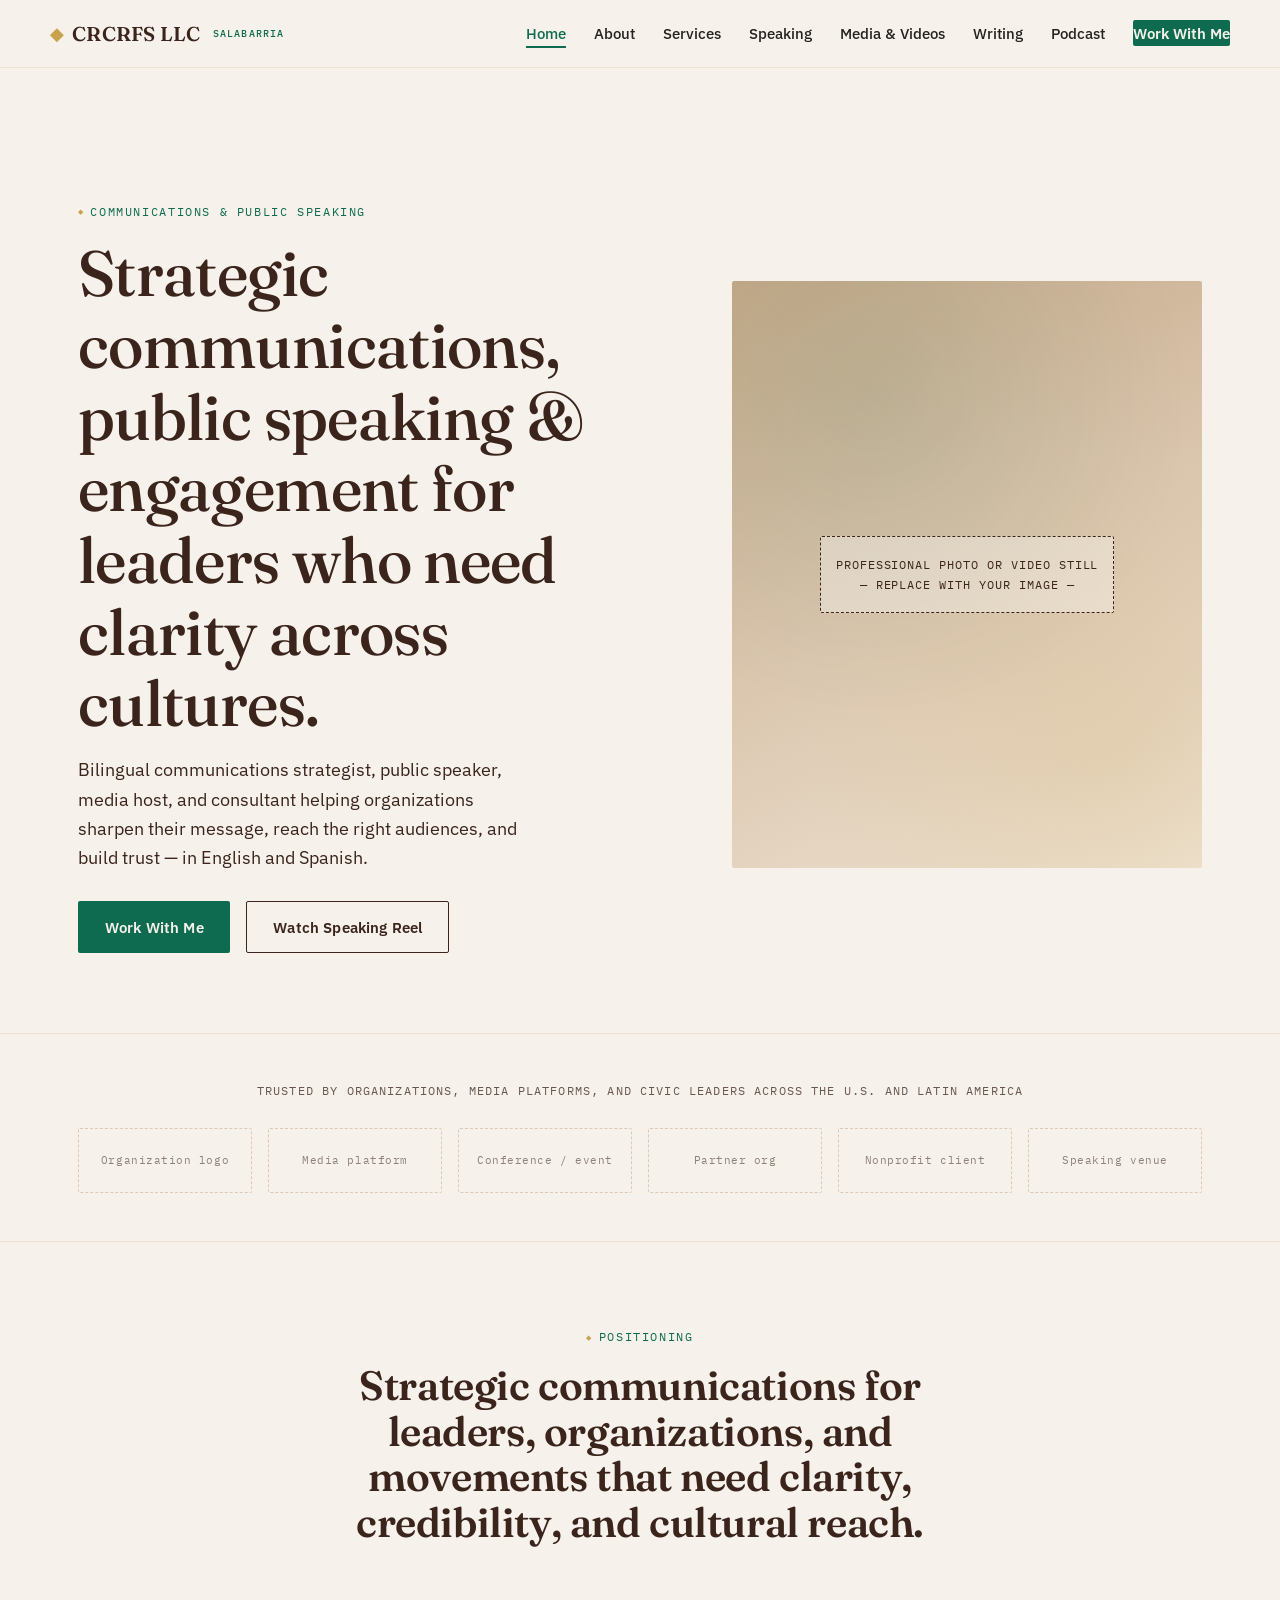
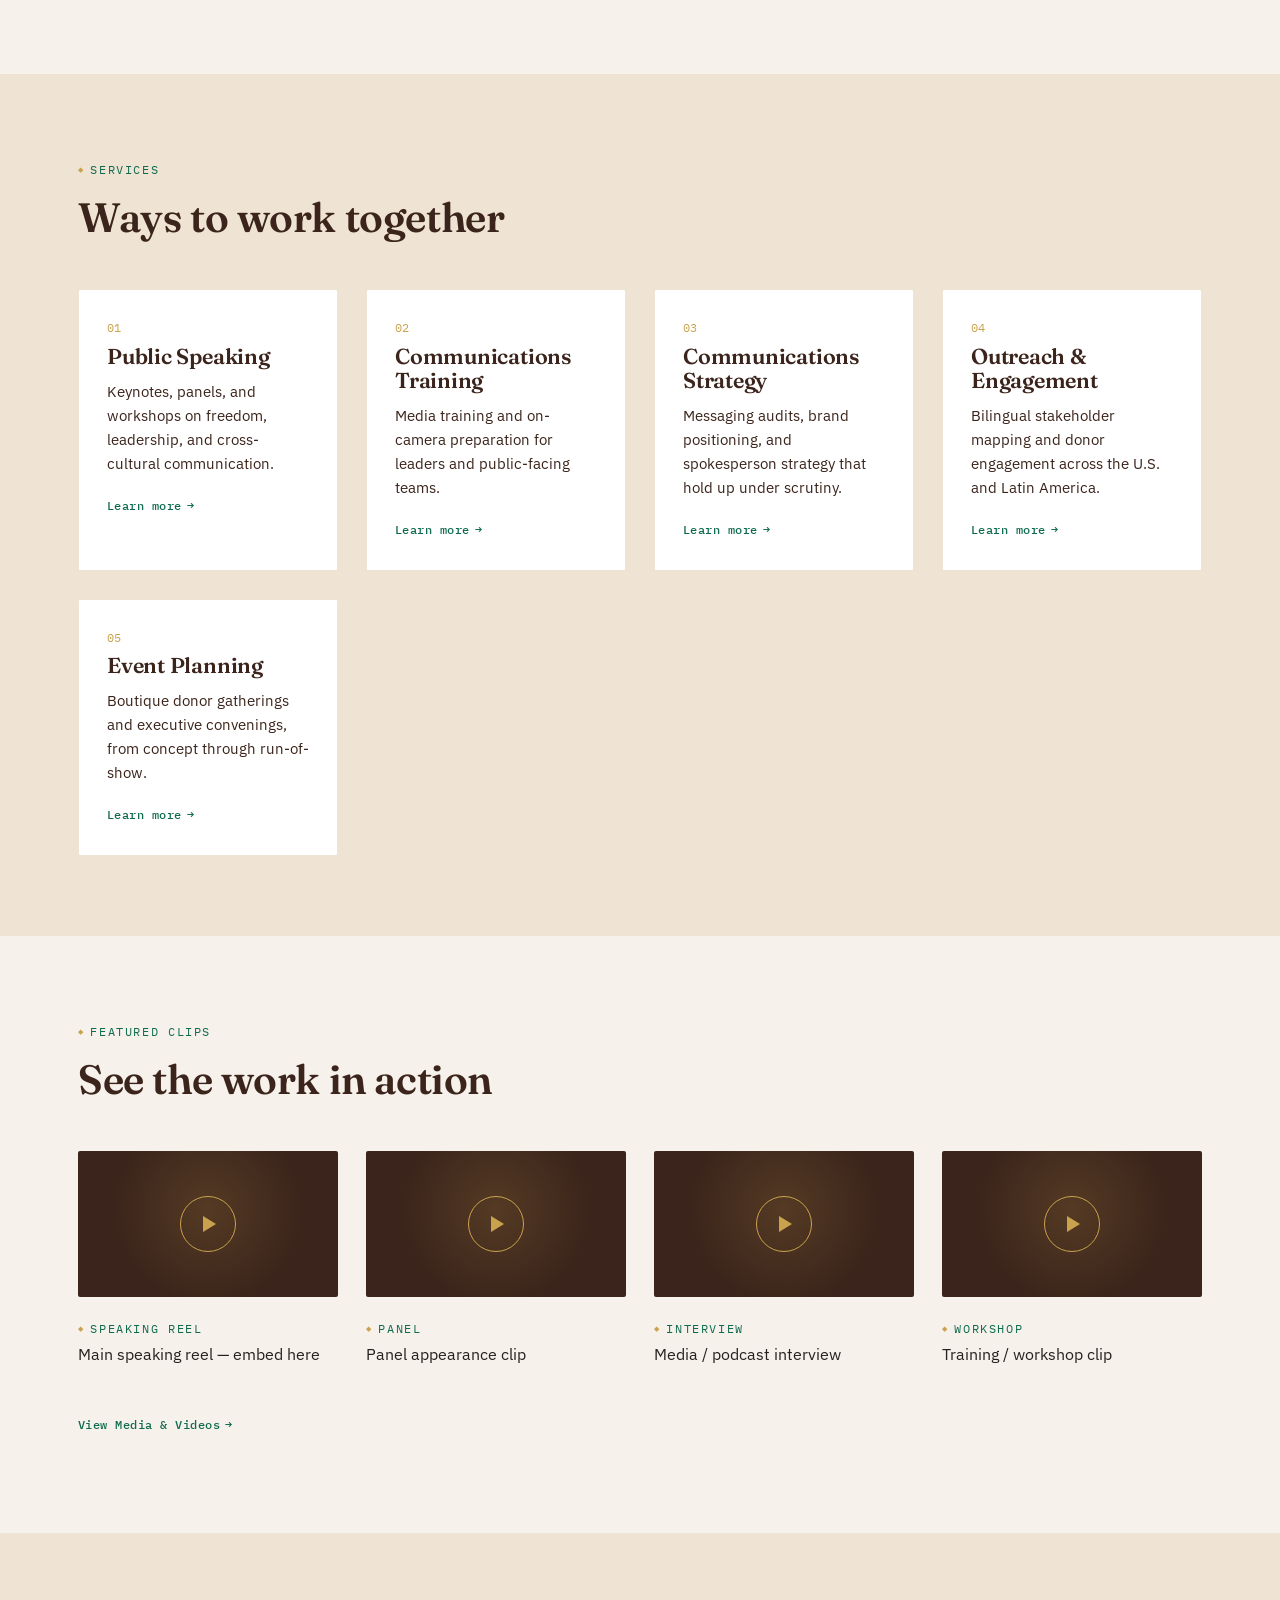
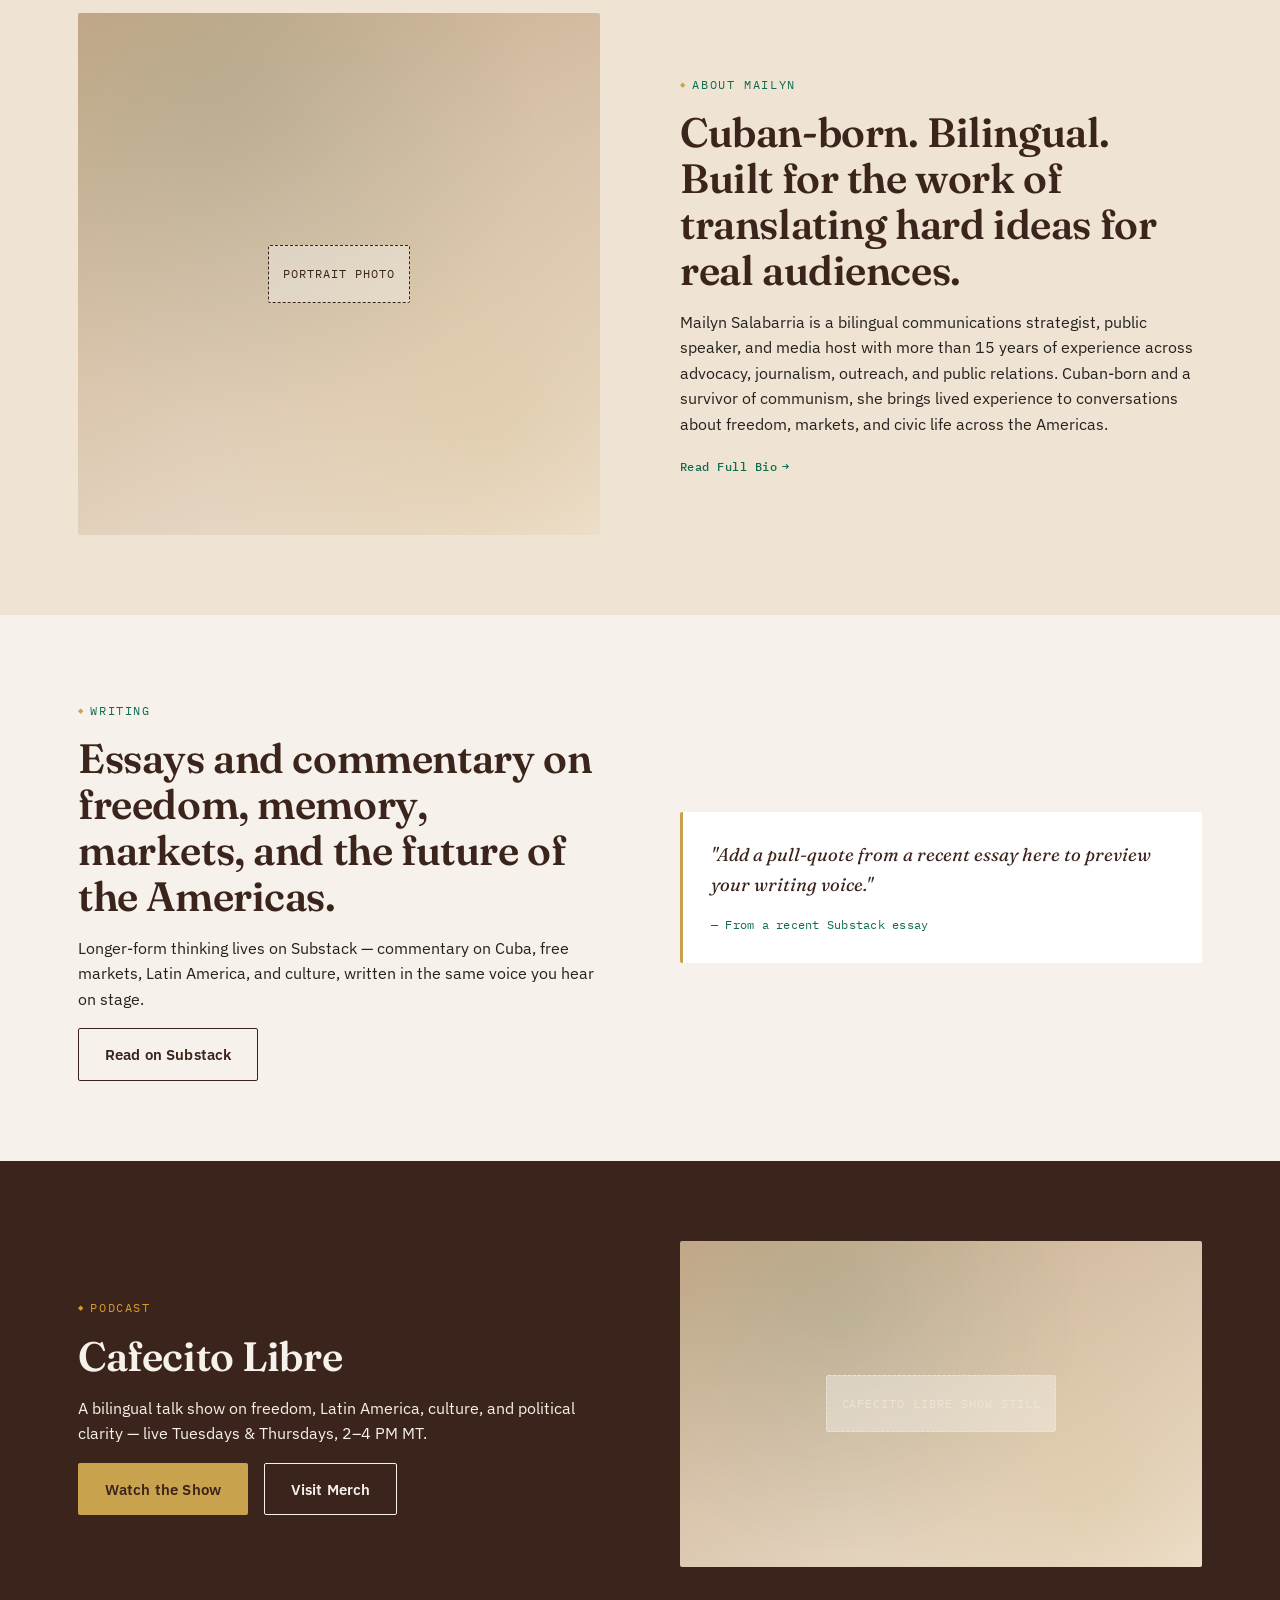
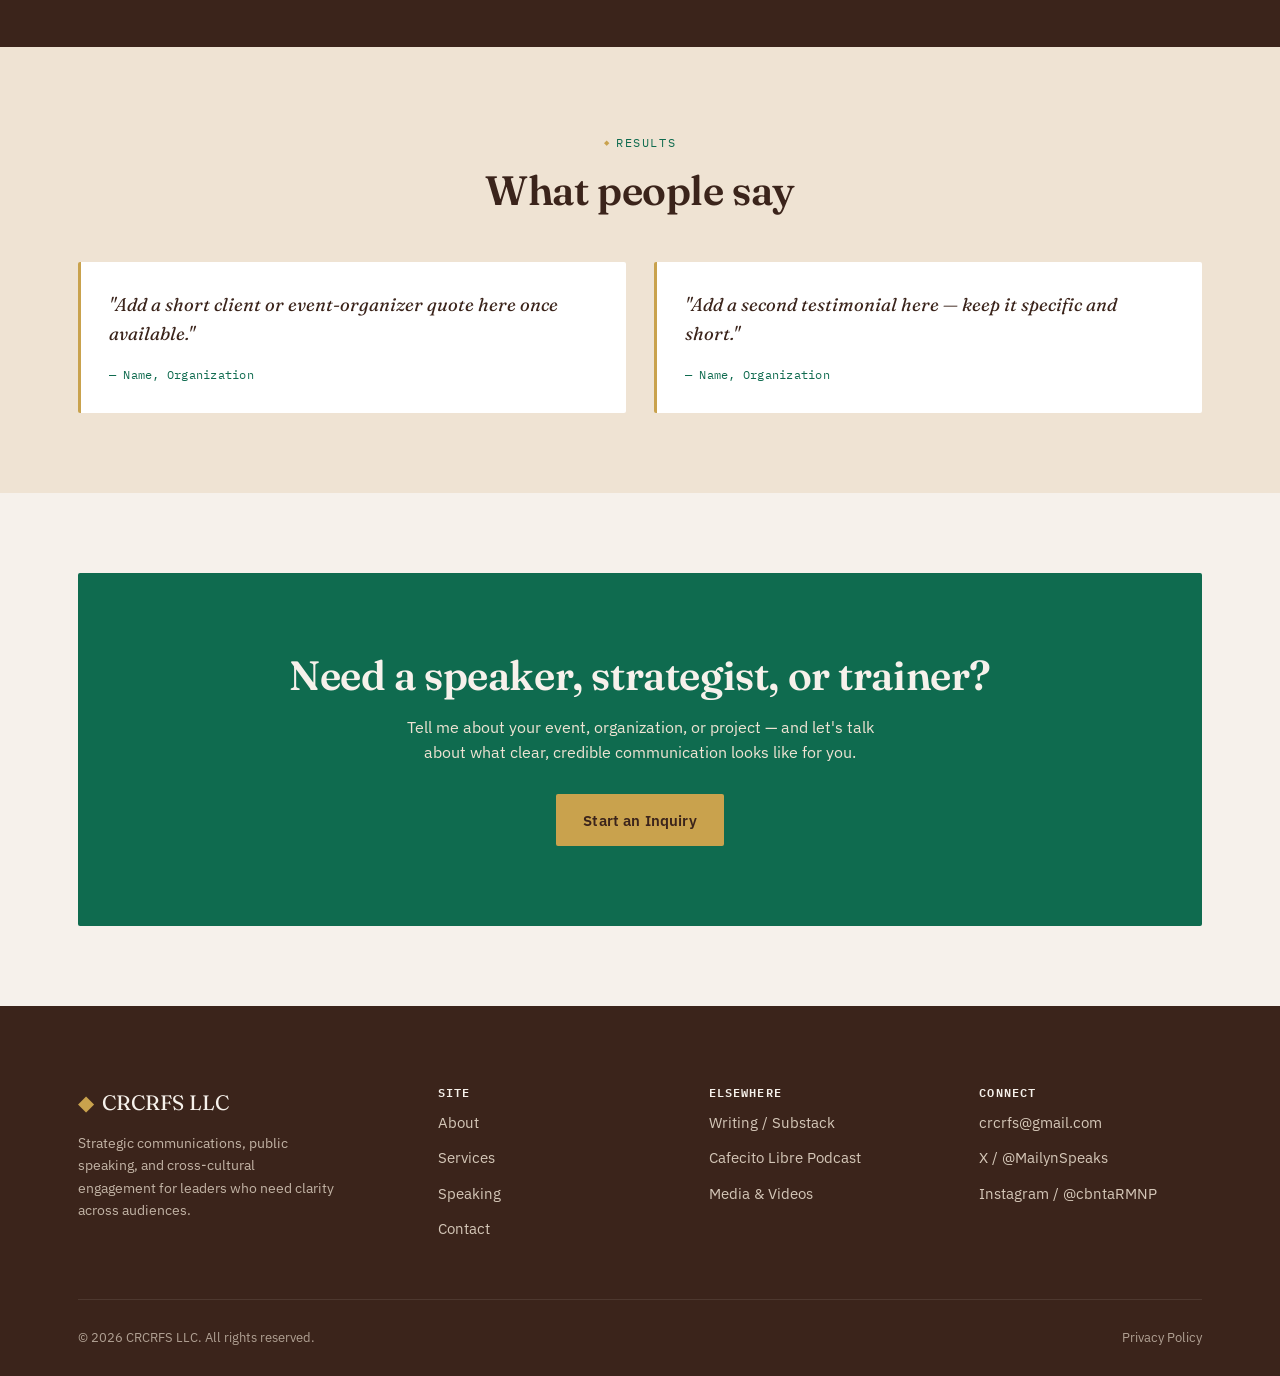
<file: index.html>
<!DOCTYPE html>
<html lang="en">
<head>
<meta charset="UTF-8">
<meta name="viewport" content="width=device-width, initial-scale=1.0">
<title>CRCRFS LLC | Strategic Communications, Public Speaking & Engagement — Mailyn Salabarria</title>
<meta name="description" content="Bilingual communications strategist, public speaker, and consultant Mailyn Salabarria helps leaders and organizations build clarity, credibility, and cultural reach across the U.S. and Latin America.">
<link rel="stylesheet" href="css/style.css">
</head>
<body>
  <header class="site-header">
    <div class="container nav">
      <a href="index.html" class="logo">
        <span class="mark">◆</span> CRCRFS LLC <span class="sub">Salabarria</span>
      </a>
      <button class="nav-toggle" aria-label="Toggle menu" aria-expanded="false">
        <span></span><span></span><span></span>
      </button>
      <ul class="nav-links">
        <li><a href="index.html">Home</a></li>
        <li><a href="about.html">About</a></li>
        <li><a href="services.html">Services</a></li>
        <li><a href="speaking.html">Speaking</a></li>
        <li><a href="media.html">Media &amp; Videos</a></li>
        <li><a href="writing.html">Writing</a></li>
        <li><a href="podcast.html">Podcast</a></li>
        <li><a href="contact.html" class="nav-cta">Work With Me</a></li>
      </ul>
    </div>
  </header>

  <main>
  <section class="hero">
    <div class="container hero-grid">
      <div>
        <span class="eyebrow">Communications &amp; Public Speaking</span>
        <h1>Strategic communications, public speaking &amp; engagement for leaders who need clarity across cultures.</h1>
        <p class="lede">Bilingual communications strategist, public speaker, media host, and consultant helping organizations sharpen their message, reach the right audiences, and build trust — in English and Spanish.</p>
        <div class="hero-actions">
          <a href="contact.html" class="btn btn-primary">Work With Me</a>
          <a href="speaking.html" class="btn btn-outline">Watch Speaking Reel</a>
        </div>
      </div>
      <div class="hero-visual">
        <div class="placeholder-note">Professional photo or video still<br>— replace with your image —</div>
      </div>
    </div>
  </section>

  <section class="logo-strip">
    <div class="container">
      <p class="label">Trusted by organizations, media platforms, and civic leaders across the U.S. and Latin America</p>
      <div class="logo-grid">
        <div class="logo-slot">Organization logo</div>
        <div class="logo-slot">Media platform</div>
        <div class="logo-slot">Conference / event</div>
        <div class="logo-slot">Partner org</div>
        <div class="logo-slot">Nonprofit client</div>
        <div class="logo-slot">Speaking venue</div>
      </div>
    </div>
  </section>

  <section>
    <div class="container">
      <div class="section-head center">
        <span class="eyebrow">Positioning</span>
        <h2>Strategic communications for leaders, organizations, and movements that need clarity, credibility, and cultural reach.</h2>
      </div>
    </div>
  </section>

  <section class="section-alt">
    <div class="container">
      <div class="section-head">
        <span class="eyebrow">Services</span>
        <h2>Ways to work together</h2>
      </div>
      <div class="card-grid">
        <div class="card">
          <span class="num">01</span>
          <h3>Public Speaking</h3>
          <p>Keynotes, panels, and workshops on freedom, leadership, and cross-cultural communication.</p>
          <a href="services.html#speaking" class="card-link">Learn more</a>
        </div>
        <div class="card">
          <span class="num">02</span>
          <h3>Communications Training</h3>
          <p>Media training and on-camera preparation for leaders and public-facing teams.</p>
          <a href="services.html#training" class="card-link">Learn more</a>
        </div>
        <div class="card">
          <span class="num">03</span>
          <h3>Communications Strategy</h3>
          <p>Messaging audits, brand positioning, and spokesperson strategy that hold up under scrutiny.</p>
          <a href="services.html#strategy" class="card-link">Learn more</a>
        </div>
        <div class="card">
          <span class="num">04</span>
          <h3>Outreach &amp; Engagement</h3>
          <p>Bilingual stakeholder mapping and donor engagement across the U.S. and Latin America.</p>
          <a href="services.html#outreach" class="card-link">Learn more</a>
        </div>
        <div class="card">
          <span class="num">05</span>
          <h3>Event Planning</h3>
          <p>Boutique donor gatherings and executive convenings, from concept through run-of-show.</p>
          <a href="services.html#events" class="card-link">Learn more</a>
        </div>
      </div>
    </div>
  </section>

  <section>
    <div class="container">
      <div class="section-head">
        <span class="eyebrow">Featured Clips</span>
        <h2>See the work in action</h2>
      </div>
      <div class="media-grid">
        <div>
          <div class="video-slot"><div class="play-icon"></div></div>
          <div class="video-caption"><span class="eyebrow">Speaking Reel</span><p>Main speaking reel — embed here</p></div>
        </div>
        <div>
          <div class="video-slot"><div class="play-icon"></div></div>
          <div class="video-caption"><span class="eyebrow">Panel</span><p>Panel appearance clip</p></div>
        </div>
        <div>
          <div class="video-slot"><div class="play-icon"></div></div>
          <div class="video-caption"><span class="eyebrow">Interview</span><p>Media / podcast interview</p></div>
        </div>
        <div>
          <div class="video-slot"><div class="play-icon"></div></div>
          <div class="video-caption"><span class="eyebrow">Workshop</span><p>Training / workshop clip</p></div>
        </div>
      </div>
      <p style="margin-top: var(--space-md);"><a href="media.html" class="card-link">View Media &amp; Videos</a></p>
    </div>
  </section>

  <section class="section-alt">
    <div class="container split">
      <div class="hero-visual" style="aspect-ratio:1/1;">
        <div class="placeholder-note">Portrait photo</div>
      </div>
      <div>
        <span class="eyebrow">About Mailyn</span>
        <h2>Cuban-born. Bilingual. Built for the work of translating hard ideas for real audiences.</h2>
        <p>Mailyn Salabarria is a bilingual communications strategist, public speaker, and media host with more than 15 years of experience across advocacy, journalism, outreach, and public relations. Cuban-born and a survivor of communism, she brings lived experience to conversations about freedom, markets, and civic life across the Americas.</p>
        <a href="about.html" class="card-link">Read Full Bio</a>
      </div>
    </div>
  </section>

  <section>
    <div class="container split">
      <div>
        <span class="eyebrow">Writing</span>
        <h2>Essays and commentary on freedom, memory, markets, and the future of the Americas.</h2>
        <p>Longer-form thinking lives on Substack — commentary on Cuba, free markets, Latin America, and culture, written in the same voice you hear on stage.</p>
        <div class="hero-actions">
          <a href="writing.html" class="btn btn-outline">Read on Substack</a>
        </div>
      </div>
      <div class="testimonial">
        <p>"Add a pull-quote from a recent essay here to preview your writing voice."</p>
        <div class="attribution">— From a recent Substack essay</div>
      </div>
    </div>
  </section>

  <section class="section-dark">
    <div class="container split">
      <div>
        <span class="eyebrow">Podcast</span>
        <h2>Cafecito Libre</h2>
        <p>A bilingual talk show on freedom, Latin America, culture, and political clarity — live Tuesdays &amp; Thursdays, 2–4 PM MT.</p>
        <div class="hero-actions">
          <a href="podcast.html" class="btn btn-gold">Watch the Show</a>
          <a href="podcast.html#merch" class="btn btn-outline-light">Visit Merch</a>
        </div>
      </div>
      <div class="hero-visual" style="aspect-ratio:16/10;">
        <div class="placeholder-note" style="border-color:var(--champagne); color:var(--champagne);">Cafecito Libre show still</div>
      </div>
    </div>
  </section>

  <section class="section-alt">
    <div class="container">
      <div class="section-head center">
        <span class="eyebrow">Results</span>
        <h2>What people say</h2>
      </div>
      <div class="card-grid">
        <div class="testimonial">
          <p>"Add a short client or event-organizer quote here once available."</p>
          <div class="attribution">— Name, Organization</div>
        </div>
        <div class="testimonial">
          <p>"Add a second testimonial here — keep it specific and short."</p>
          <div class="attribution">— Name, Organization</div>
        </div>
      </div>
    </div>
  </section>

  <section>
    <div class="container">
      <div class="cta-banner">
        <h2>Need a speaker, strategist, or trainer?</h2>
        <p>Tell me about your event, organization, or project — and let's talk about what clear, credible communication looks like for you.</p>
        <div class="hero-actions">
          <a href="contact.html" class="btn btn-gold">Start an Inquiry</a>
        </div>
      </div>
    </div>
  </section>

  </main>
  <footer class="site-footer">
    <div class="container">
      <div class="footer-grid">
        <div>
          <div class="footer-logo"><span class="mark">◆</span> CRCRFS LLC</div>
          <p class="footer-tagline">Strategic communications, public speaking, and cross-cultural engagement for leaders who need clarity across audiences.</p>
        </div>
        <div>
          <h4>Site</h4>
          <ul>
            <li><a href="about.html">About</a></li>
            <li><a href="services.html">Services</a></li>
            <li><a href="speaking.html">Speaking</a></li>
            <li><a href="contact.html">Contact</a></li>
          </ul>
        </div>
        <div>
          <h4>Elsewhere</h4>
          <ul>
            <li><a href="writing.html">Writing / Substack</a></li>
            <li><a href="podcast.html">Cafecito Libre Podcast</a></li>
            <li><a href="media.html">Media &amp; Videos</a></li>
          </ul>
        </div>
        <div>
          <h4>Connect</h4>
          <ul>
            <li><a href="mailto:crcrfs@gmail.com">crcrfs@gmail.com</a></li>
            <li><a href="https://x.com/MailynSpeaks" target="_blank" rel="noopener">X / @MailynSpeaks</a></li>
            <li><a href="https://instagram.com/cbntaRMNP" target="_blank" rel="noopener">Instagram / @cbntaRMNP</a></li>
          </ul>
        </div>
      </div>
      <div class="footer-bottom">
        <span>&copy; <span id="year"></span> CRCRFS LLC. All rights reserved.</span>
        <span><a href="#">Privacy Policy</a></span>
      </div>
    </div>
  </footer>
  <script>document.getElementById('year').textContent = new Date().getFullYear();</script>
  <script src="js/main.js"></script>
</body>
</html>
</file>
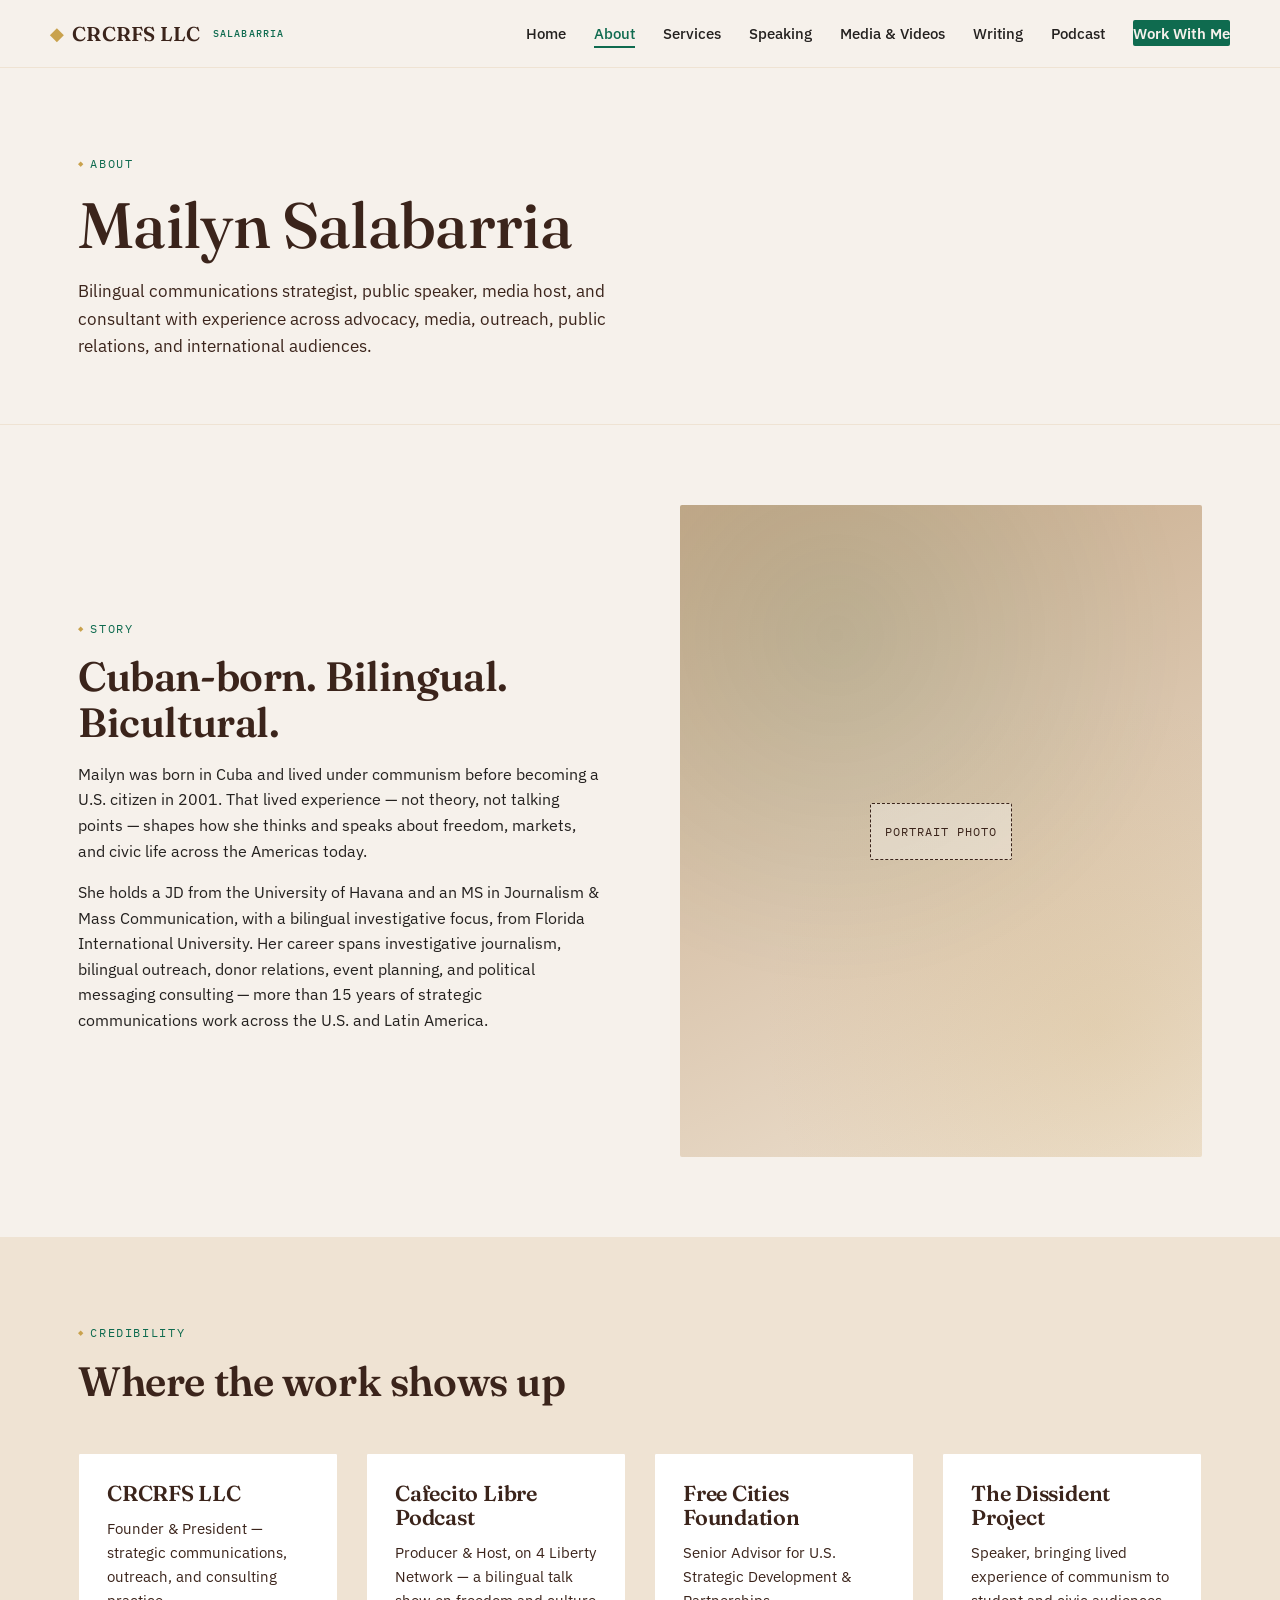
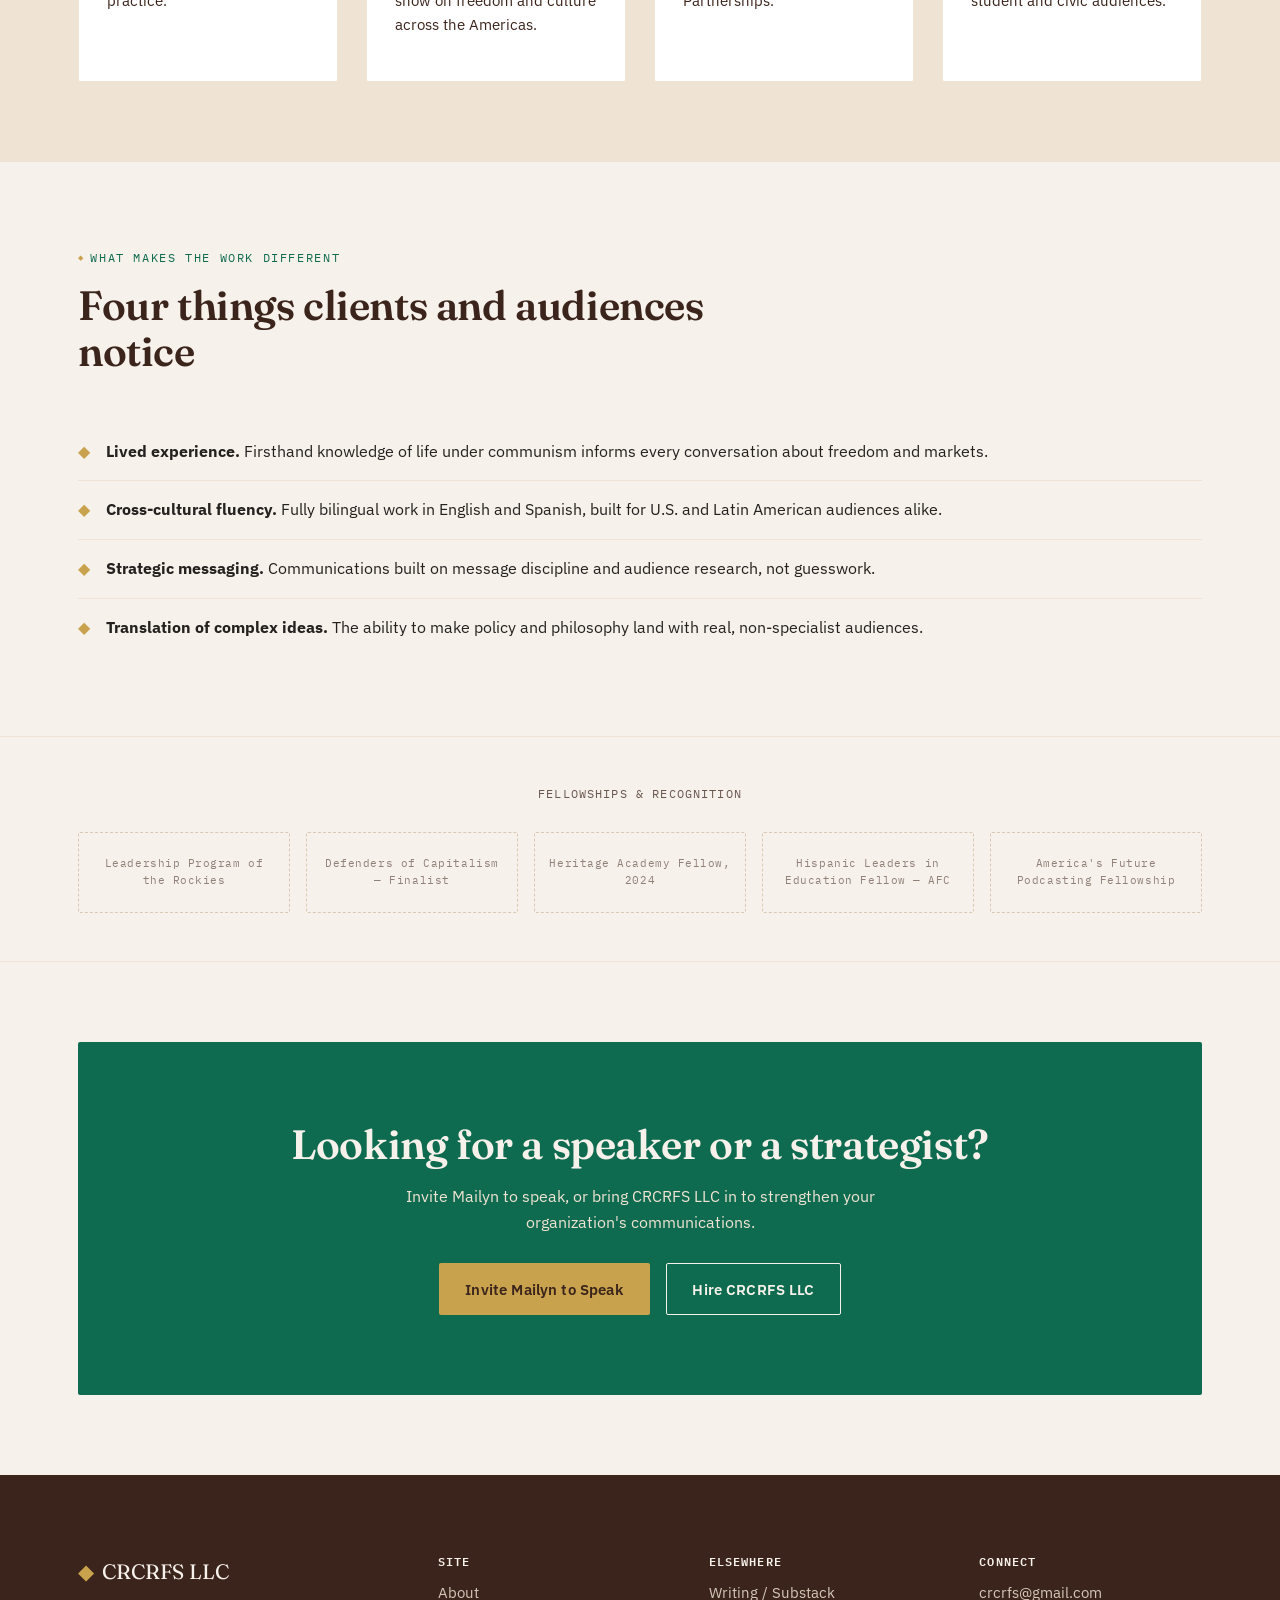
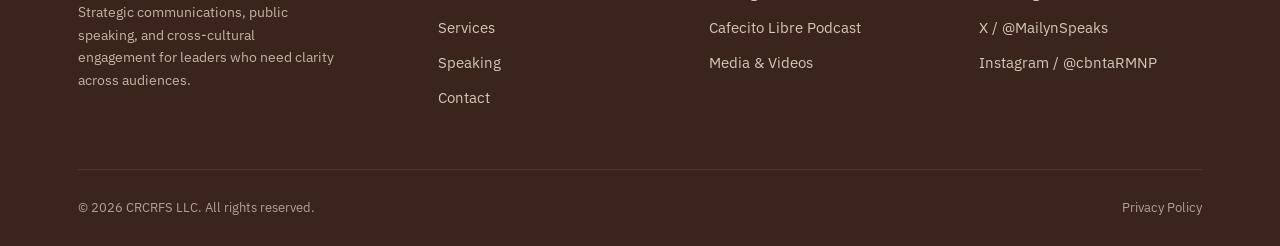
<file: about.html>
<!DOCTYPE html>
<html lang="en">
<head>
<meta charset="UTF-8">
<meta name="viewport" content="width=device-width, initial-scale=1.0">
<title>About Mailyn Salabarria | CRCRFS LLC</title>
<meta name="description" content="Cuban-born, bilingual communications strategist and public speaker with 15+ years of experience in advocacy, media, and cross-cultural engagement.">
<link rel="stylesheet" href="css/style.css">
</head>
<body>
  <header class="site-header">
    <div class="container nav">
      <a href="index.html" class="logo">
        <span class="mark">◆</span> CRCRFS LLC <span class="sub">Salabarria</span>
      </a>
      <button class="nav-toggle" aria-label="Toggle menu" aria-expanded="false">
        <span></span><span></span><span></span>
      </button>
      <ul class="nav-links">
        <li><a href="index.html">Home</a></li>
        <li><a href="about.html">About</a></li>
        <li><a href="services.html">Services</a></li>
        <li><a href="speaking.html">Speaking</a></li>
        <li><a href="media.html">Media &amp; Videos</a></li>
        <li><a href="writing.html">Writing</a></li>
        <li><a href="podcast.html">Podcast</a></li>
        <li><a href="contact.html" class="nav-cta">Work With Me</a></li>
      </ul>
    </div>
  </header>

  <main>
  <section class="page-header">
    <div class="container">
      <span class="eyebrow">About</span>
      <h1>Mailyn Salabarria</h1>
      <p class="lede">Bilingual communications strategist, public speaker, media host, and consultant with experience across advocacy, media, outreach, public relations, and international audiences.</p>
    </div>
  </section>

  <section>
    <div class="container split">
      <div>
        <span class="eyebrow">Story</span>
        <h2>Cuban-born. Bilingual. Bicultural.</h2>
        <p>Mailyn was born in Cuba and lived under communism before becoming a U.S. citizen in 2001. That lived experience — not theory, not talking points — shapes how she thinks and speaks about freedom, markets, and civic life across the Americas today.</p>
        <p>She holds a JD from the University of Havana and an MS in Journalism &amp; Mass Communication, with a bilingual investigative focus, from Florida International University. Her career spans investigative journalism, bilingual outreach, donor relations, event planning, and political messaging consulting — more than 15 years of strategic communications work across the U.S. and Latin America.</p>
      </div>
      <div class="hero-visual" style="aspect-ratio:4/5;">
        <div class="placeholder-note">Portrait photo</div>
      </div>
    </div>
  </section>

  <section class="section-alt">
    <div class="container">
      <div class="section-head">
        <span class="eyebrow">Credibility</span>
        <h2>Where the work shows up</h2>
      </div>
      <div class="card-grid">
        <div class="card">
          <h3>CRCRFS LLC</h3>
          <p>Founder &amp; President — strategic communications, outreach, and consulting practice.</p>
        </div>
        <div class="card">
          <h3>Cafecito Libre Podcast</h3>
          <p>Producer &amp; Host, on 4 Liberty Network — a bilingual talk show on freedom and culture across the Americas.</p>
        </div>
        <div class="card">
          <h3>Free Cities Foundation</h3>
          <p>Senior Advisor for U.S. Strategic Development &amp; Partnerships.</p>
        </div>
        <div class="card">
          <h3>The Dissident Project</h3>
          <p>Speaker, bringing lived experience of communism to student and civic audiences.</p>
        </div>
      </div>
    </div>
  </section>

  <section>
    <div class="container">
      <div class="section-head">
        <span class="eyebrow">What Makes the Work Different</span>
        <h2>Four things clients and audiences notice</h2>
      </div>
      <ul class="pillar-list">
        <li><span class="mark">◆</span><div><strong>Lived experience.</strong> Firsthand knowledge of life under communism informs every conversation about freedom and markets.</div></li>
        <li><span class="mark">◆</span><div><strong>Cross-cultural fluency.</strong> Fully bilingual work in English and Spanish, built for U.S. and Latin American audiences alike.</div></li>
        <li><span class="mark">◆</span><div><strong>Strategic messaging.</strong> Communications built on message discipline and audience research, not guesswork.</div></li>
        <li><span class="mark">◆</span><div><strong>Translation of complex ideas.</strong> The ability to make policy and philosophy land with real, non-specialist audiences.</div></li>
      </ul>
    </div>
  </section>

  <section class="logo-strip">
    <div class="container">
      <p class="label">Fellowships &amp; Recognition</p>
      <div class="logo-grid">
        <div class="logo-slot">Leadership Program of the Rockies</div>
        <div class="logo-slot">Defenders of Capitalism — Finalist</div>
        <div class="logo-slot">Heritage Academy Fellow, 2024</div>
        <div class="logo-slot">Hispanic Leaders in Education Fellow — AFC</div>
        <div class="logo-slot">America's Future Podcasting Fellowship</div>
      </div>
    </div>
  </section>

  <section>
    <div class="container">
      <div class="cta-banner">
        <h2>Looking for a speaker or a strategist?</h2>
        <p>Invite Mailyn to speak, or bring CRCRFS LLC in to strengthen your organization's communications.</p>
        <div class="hero-actions">
          <a href="speaking.html" class="btn btn-gold">Invite Mailyn to Speak</a>
          <a href="contact.html" class="btn btn-outline-light">Hire CRCRFS LLC</a>
        </div>
      </div>
    </div>
  </section>

  </main>
  <footer class="site-footer">
    <div class="container">
      <div class="footer-grid">
        <div>
          <div class="footer-logo"><span class="mark">◆</span> CRCRFS LLC</div>
          <p class="footer-tagline">Strategic communications, public speaking, and cross-cultural engagement for leaders who need clarity across audiences.</p>
        </div>
        <div>
          <h4>Site</h4>
          <ul>
            <li><a href="about.html">About</a></li>
            <li><a href="services.html">Services</a></li>
            <li><a href="speaking.html">Speaking</a></li>
            <li><a href="contact.html">Contact</a></li>
          </ul>
        </div>
        <div>
          <h4>Elsewhere</h4>
          <ul>
            <li><a href="writing.html">Writing / Substack</a></li>
            <li><a href="podcast.html">Cafecito Libre Podcast</a></li>
            <li><a href="media.html">Media &amp; Videos</a></li>
          </ul>
        </div>
        <div>
          <h4>Connect</h4>
          <ul>
            <li><a href="mailto:crcrfs@gmail.com">crcrfs@gmail.com</a></li>
            <li><a href="https://x.com/MailynSpeaks" target="_blank" rel="noopener">X / @MailynSpeaks</a></li>
            <li><a href="https://instagram.com/cbntaRMNP" target="_blank" rel="noopener">Instagram / @cbntaRMNP</a></li>
          </ul>
        </div>
      </div>
      <div class="footer-bottom">
        <span>&copy; <span id="year"></span> CRCRFS LLC. All rights reserved.</span>
        <span><a href="#">Privacy Policy</a></span>
      </div>
    </div>
  </footer>
  <script>document.getElementById('year').textContent = new Date().getFullYear();</script>
  <script src="js/main.js"></script>
</body>
</html>
</file>
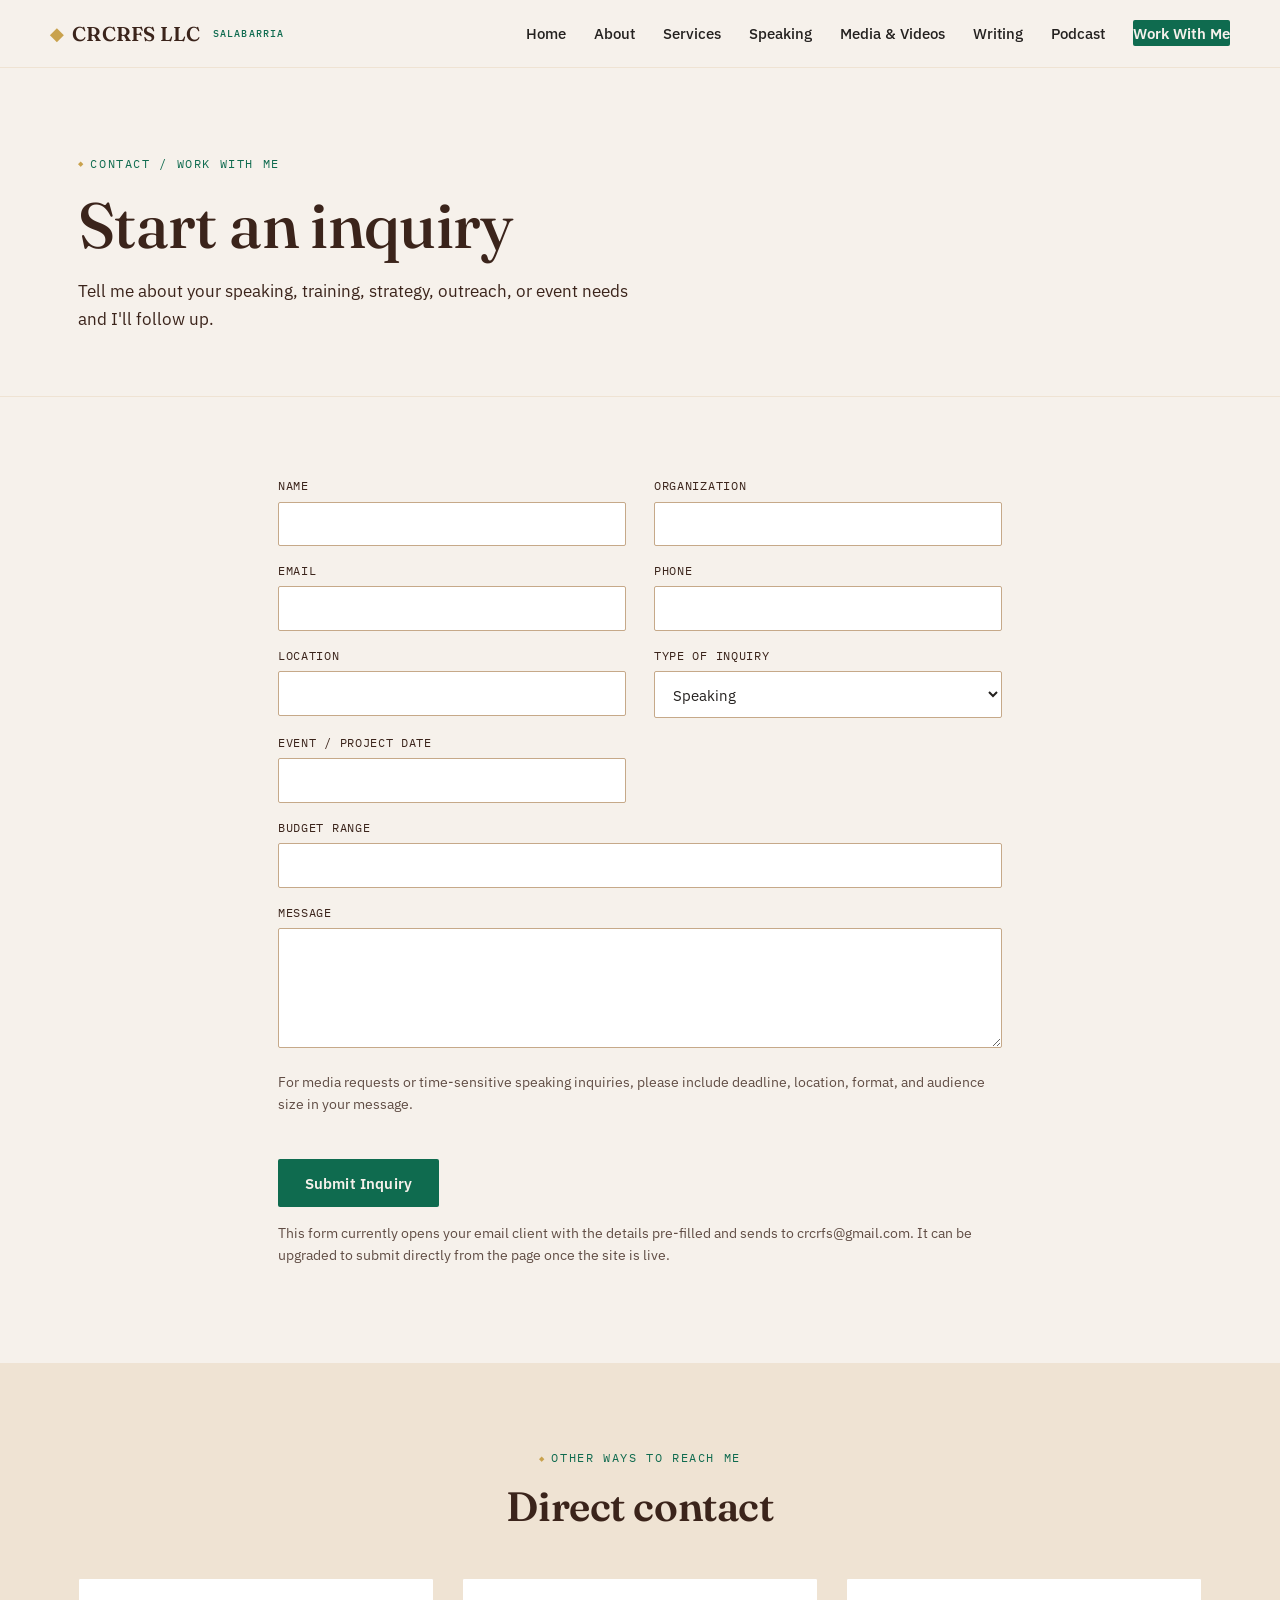
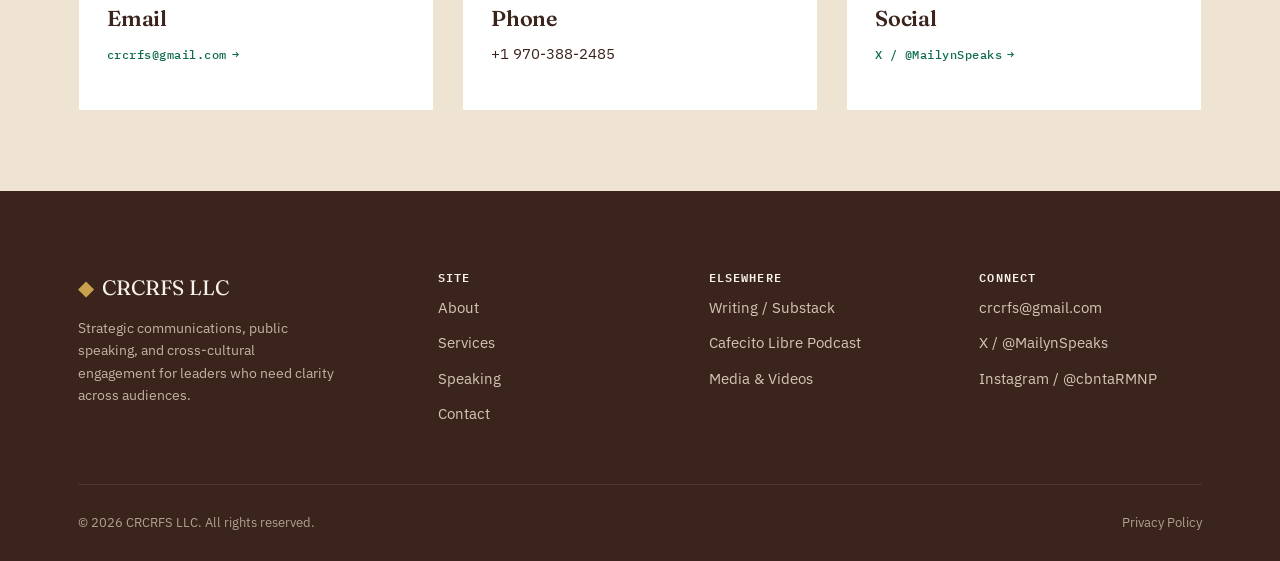
<file: contact.html>
<!DOCTYPE html>
<html lang="en">
<head>
<meta charset="UTF-8">
<meta name="viewport" content="width=device-width, initial-scale=1.0">
<title>Contact / Work With Me | CRCRFS LLC</title>
<meta name="description" content="Start an inquiry for speaking, communications training, strategy, outreach, or event planning with CRCRFS LLC.">
<link rel="stylesheet" href="css/style.css">
</head>
<body>
  <header class="site-header">
    <div class="container nav">
      <a href="index.html" class="logo">
        <span class="mark">◆</span> CRCRFS LLC <span class="sub">Salabarria</span>
      </a>
      <button class="nav-toggle" aria-label="Toggle menu" aria-expanded="false">
        <span></span><span></span><span></span>
      </button>
      <ul class="nav-links">
        <li><a href="index.html">Home</a></li>
        <li><a href="about.html">About</a></li>
        <li><a href="services.html">Services</a></li>
        <li><a href="speaking.html">Speaking</a></li>
        <li><a href="media.html">Media &amp; Videos</a></li>
        <li><a href="writing.html">Writing</a></li>
        <li><a href="podcast.html">Podcast</a></li>
        <li><a href="contact.html" class="nav-cta">Work With Me</a></li>
      </ul>
    </div>
  </header>

  <main>
  <section class="page-header">
    <div class="container">
      <span class="eyebrow">Contact / Work With Me</span>
      <h1>Start an inquiry</h1>
      <p class="lede">Tell me about your speaking, training, strategy, outreach, or event needs and I'll follow up.</p>
    </div>
  </section>

  <section>
    <div class="container" style="max-width: 780px;">
      <form id="inquiry-form">
        <div class="form-grid">
          <div>
            <label for="name">Name</label>
            <input type="text" id="name" name="Name" required>
          </div>
          <div>
            <label for="org">Organization</label>
            <input type="text" id="org" name="Organization">
          </div>
          <div>
            <label for="email">Email</label>
            <input type="email" id="email" name="Email" required>
          </div>
          <div>
            <label for="phone">Phone</label>
            <input type="tel" id="phone" name="Phone">
          </div>
          <div>
            <label for="location">Location</label>
            <input type="text" id="location" name="Location">
          </div>
          <div>
            <label for="inquiry-type">Type of Inquiry</label>
            <select id="inquiry-type" name="Inquiry Type">
              <option value="Speaking">Speaking</option>
              <option value="Communications Training">Communications Training</option>
              <option value="Communications Strategy">Communications Strategy</option>
              <option value="Outreach & Engagement">Outreach &amp; Engagement</option>
              <option value="Event Planning">Event Planning</option>
              <option value="Media Inquiry">Media Inquiry</option>
              <option value="Other">Other</option>
            </select>
          </div>
          <div>
            <label for="date">Event / Project Date</label>
            <input type="text" id="date" name="Event/Project Date">
          </div>
          <div class="full">
            <label for="budget">Budget Range</label>
            <input type="text" id="budget" name="Budget Range">
          </div>
          <div class="full">
            <label for="message">Message</label>
            <textarea id="message" name="Message" required></textarea>
          </div>
        </div>
        <p class="form-note">For media requests or time-sensitive speaking inquiries, please include deadline, location, format, and audience size in your message.</p>
        <button type="submit" class="btn btn-primary" style="margin-top: var(--space-md);">Submit Inquiry</button>
        <p class="form-note">This form currently opens your email client with the details pre-filled and sends to crcrfs@gmail.com. It can be upgraded to submit directly from the page once the site is live.</p>
      </form>
    </div>
  </section>

  <section class="section-alt">
    <div class="container">
      <div class="section-head center">
        <span class="eyebrow">Other Ways to Reach Me</span>
        <h2>Direct contact</h2>
      </div>
      <div class="card-grid">
        <div class="card"><h3>Email</h3><p><a href="mailto:crcrfs@gmail.com" class="card-link">crcrfs@gmail.com</a></p></div>
        <div class="card"><h3>Phone</h3><p>+1 970-388-2485</p></div>
        <div class="card"><h3>Social</h3><p><a href="https://x.com/MailynSpeaks" target="_blank" rel="noopener" class="card-link">X / @MailynSpeaks</a></p></div>
      </div>
    </div>
  </section>

  </main>
  <footer class="site-footer">
    <div class="container">
      <div class="footer-grid">
        <div>
          <div class="footer-logo"><span class="mark">◆</span> CRCRFS LLC</div>
          <p class="footer-tagline">Strategic communications, public speaking, and cross-cultural engagement for leaders who need clarity across audiences.</p>
        </div>
        <div>
          <h4>Site</h4>
          <ul>
            <li><a href="about.html">About</a></li>
            <li><a href="services.html">Services</a></li>
            <li><a href="speaking.html">Speaking</a></li>
            <li><a href="contact.html">Contact</a></li>
          </ul>
        </div>
        <div>
          <h4>Elsewhere</h4>
          <ul>
            <li><a href="writing.html">Writing / Substack</a></li>
            <li><a href="podcast.html">Cafecito Libre Podcast</a></li>
            <li><a href="media.html">Media &amp; Videos</a></li>
          </ul>
        </div>
        <div>
          <h4>Connect</h4>
          <ul>
            <li><a href="mailto:crcrfs@gmail.com">crcrfs@gmail.com</a></li>
            <li><a href="https://x.com/MailynSpeaks" target="_blank" rel="noopener">X / @MailynSpeaks</a></li>
            <li><a href="https://instagram.com/cbntaRMNP" target="_blank" rel="noopener">Instagram / @cbntaRMNP</a></li>
          </ul>
        </div>
      </div>
      <div class="footer-bottom">
        <span>&copy; <span id="year"></span> CRCRFS LLC. All rights reserved.</span>
        <span><a href="#">Privacy Policy</a></span>
      </div>
    </div>
  </footer>
  <script>document.getElementById('year').textContent = new Date().getFullYear();</script>
  <script src="js/main.js"></script>
</body>
</html>
</file>
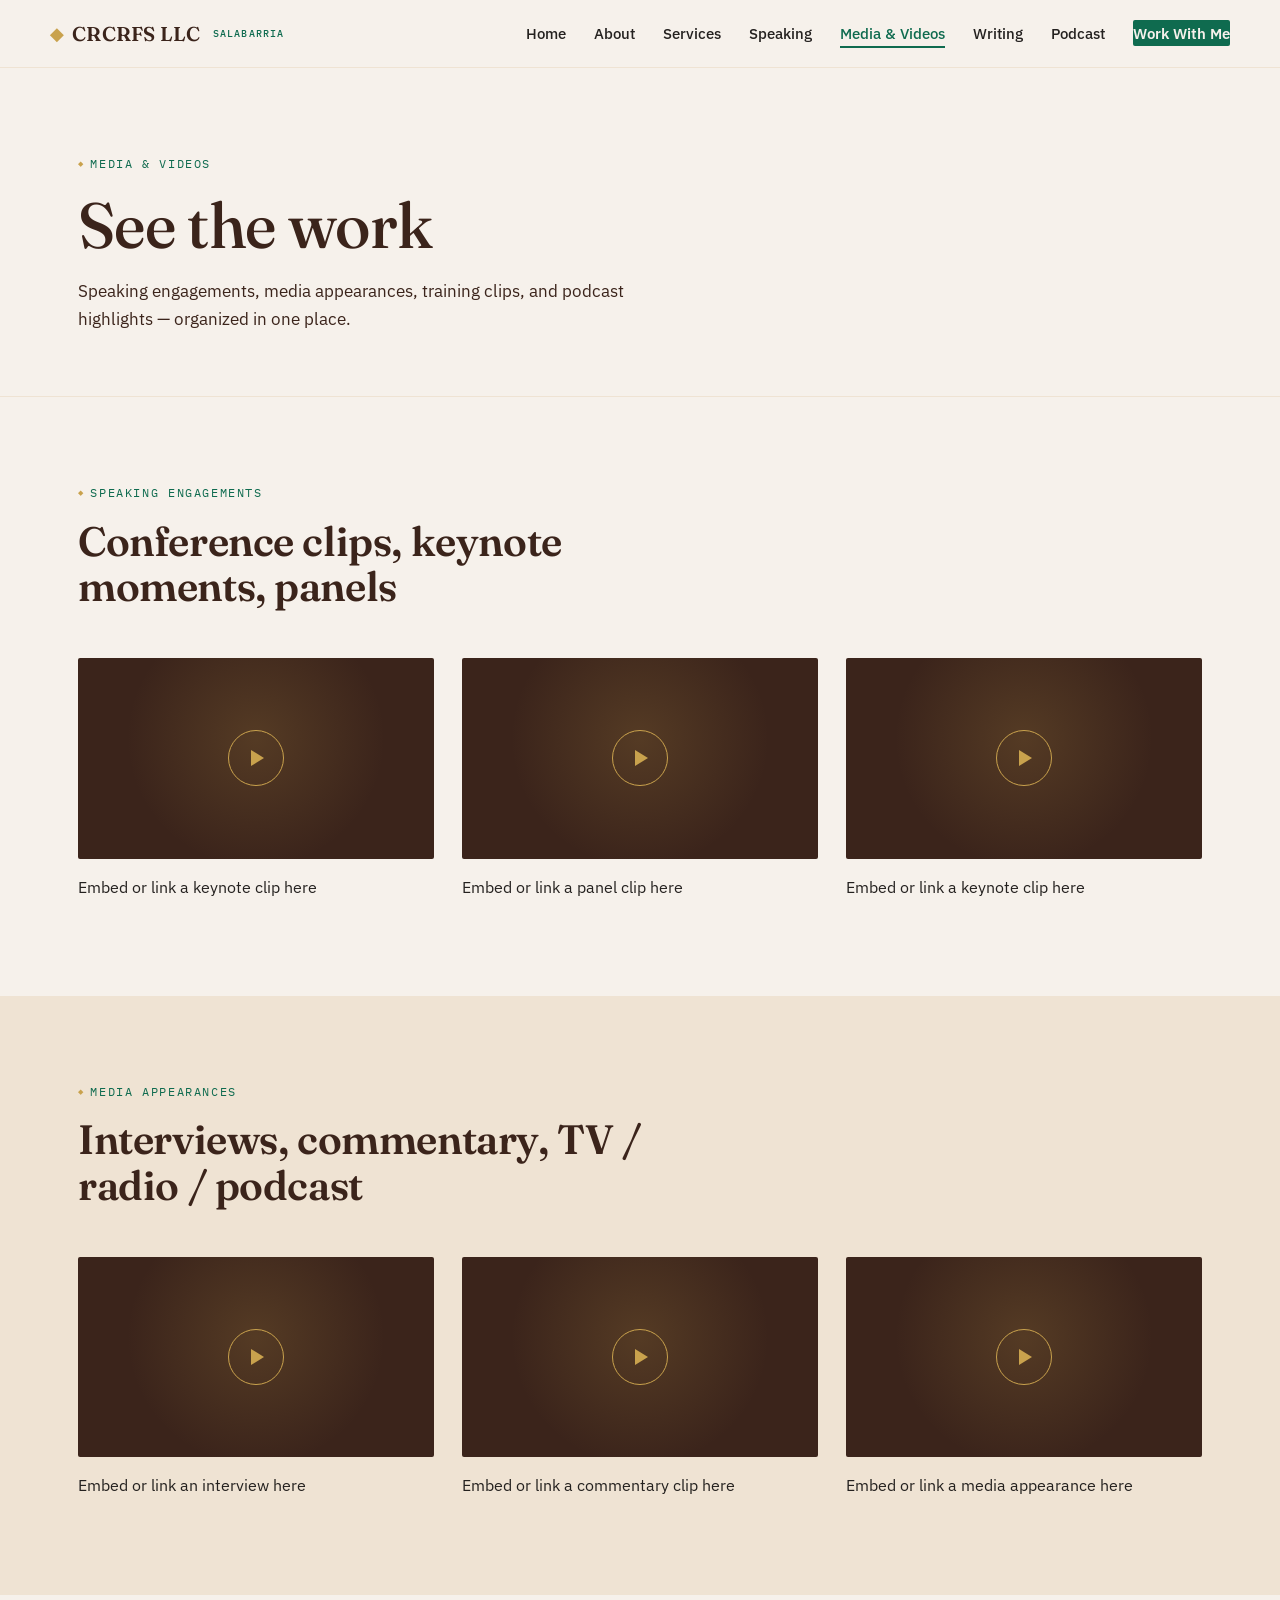
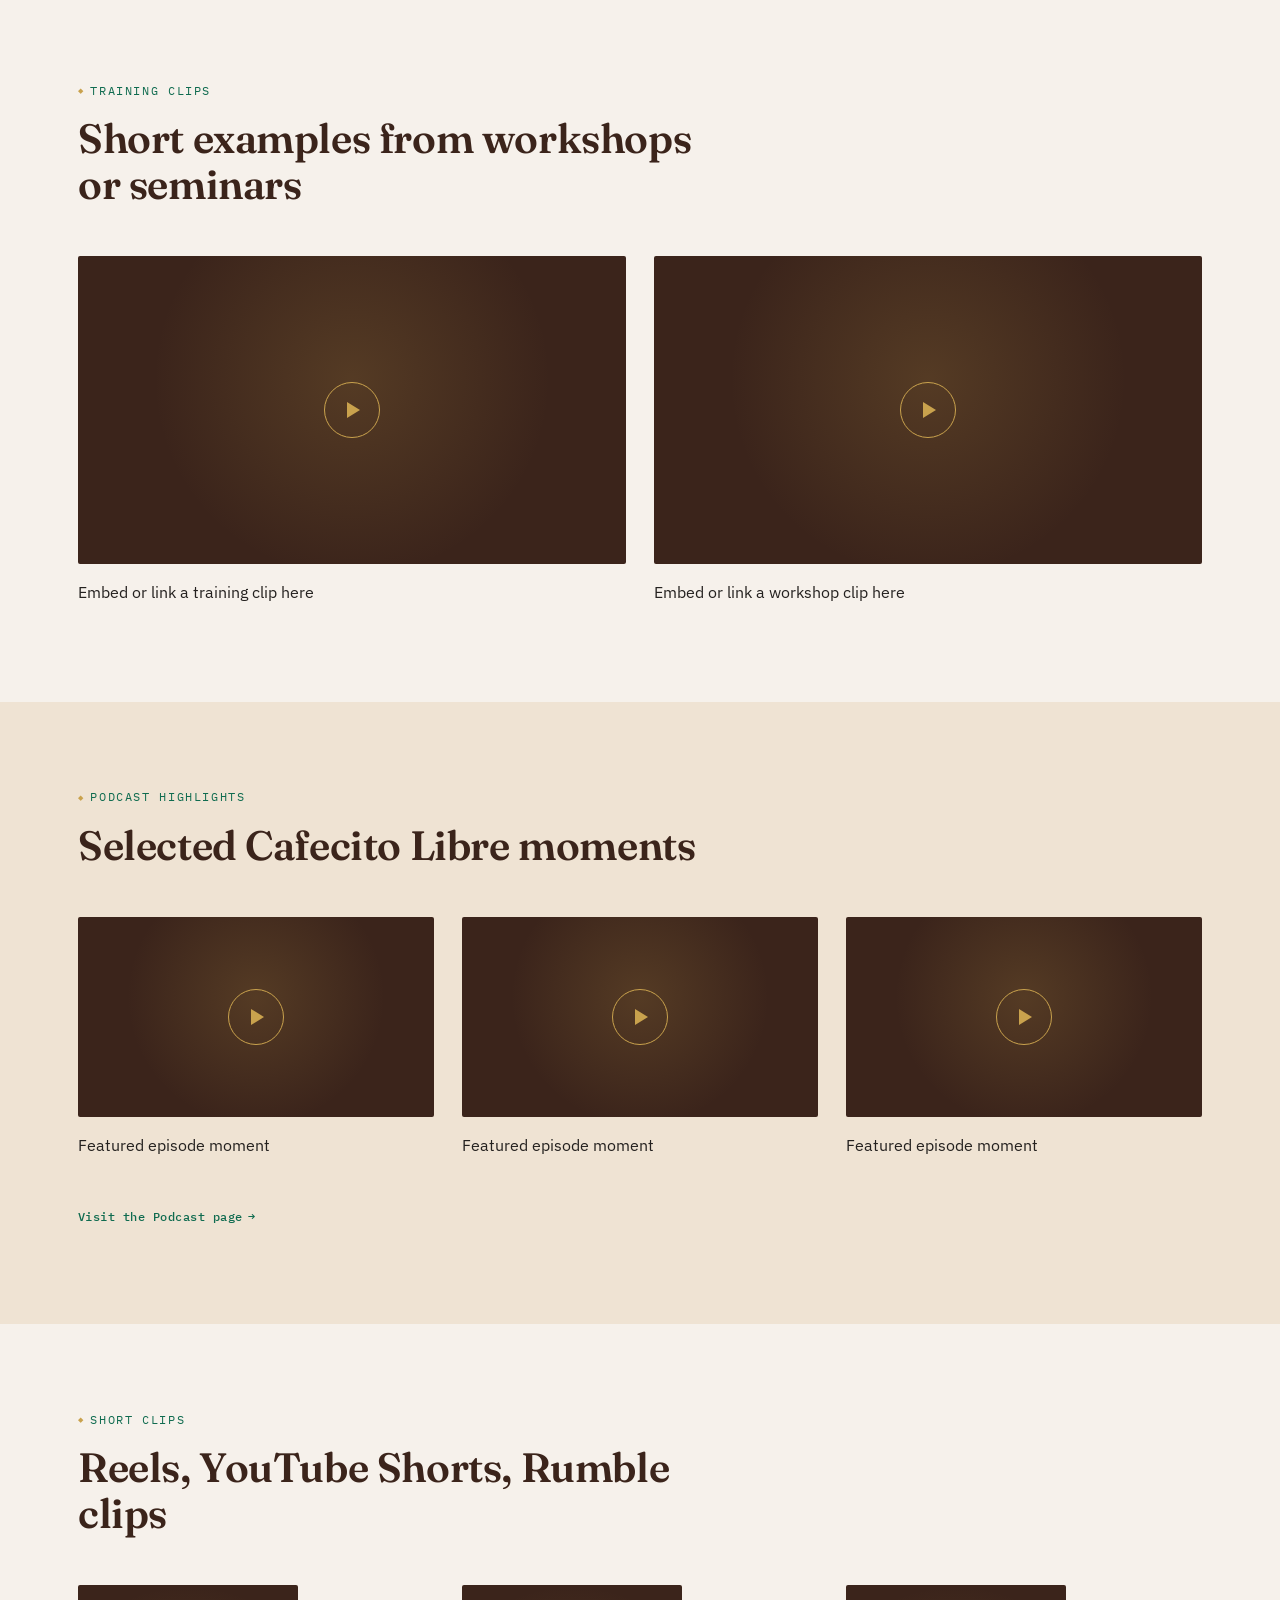
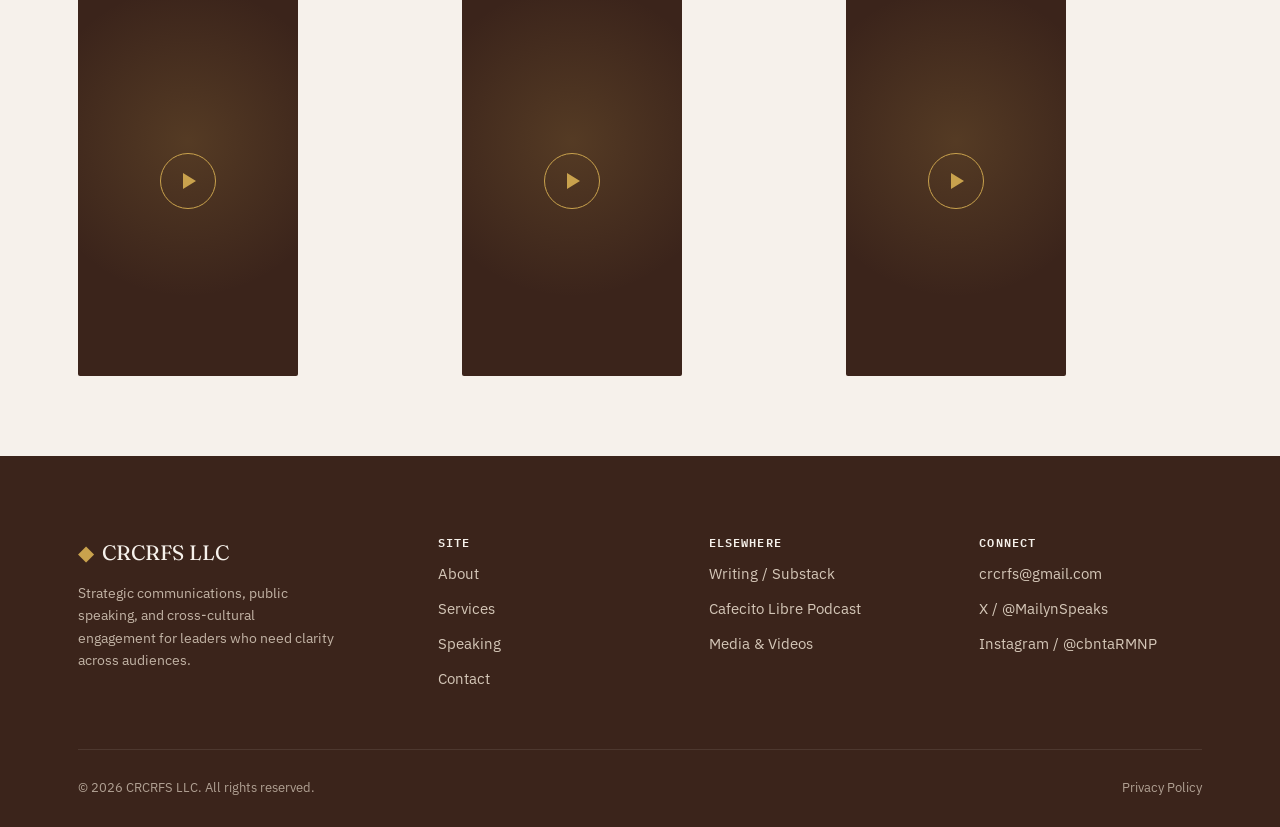
<file: media.html>
<!DOCTYPE html>
<html lang="en">
<head>
<meta charset="UTF-8">
<meta name="viewport" content="width=device-width, initial-scale=1.0">
<title>Media & Videos | CRCRFS LLC</title>
<meta name="description" content="Speaking engagements, media appearances, training clips, and podcast highlights from Mailyn Salabarria.">
<link rel="stylesheet" href="css/style.css">
</head>
<body>
  <header class="site-header">
    <div class="container nav">
      <a href="index.html" class="logo">
        <span class="mark">◆</span> CRCRFS LLC <span class="sub">Salabarria</span>
      </a>
      <button class="nav-toggle" aria-label="Toggle menu" aria-expanded="false">
        <span></span><span></span><span></span>
      </button>
      <ul class="nav-links">
        <li><a href="index.html">Home</a></li>
        <li><a href="about.html">About</a></li>
        <li><a href="services.html">Services</a></li>
        <li><a href="speaking.html">Speaking</a></li>
        <li><a href="media.html">Media &amp; Videos</a></li>
        <li><a href="writing.html">Writing</a></li>
        <li><a href="podcast.html">Podcast</a></li>
        <li><a href="contact.html" class="nav-cta">Work With Me</a></li>
      </ul>
    </div>
  </header>

  <main>
  <section class="page-header">
    <div class="container">
      <span class="eyebrow">Media &amp; Videos</span>
      <h1>See the work</h1>
      <p class="lede">Speaking engagements, media appearances, training clips, and podcast highlights — organized in one place.</p>
    </div>
  </section>

  <section>
    <div class="container">
      <div class="section-head">
        <span class="eyebrow">Speaking Engagements</span>
        <h2>Conference clips, keynote moments, panels</h2>
      </div>
      <div class="media-grid">
        <div><div class="video-slot"><div class="play-icon"></div></div><div class="video-caption"><p>Embed or link a keynote clip here</p></div></div>
        <div><div class="video-slot"><div class="play-icon"></div></div><div class="video-caption"><p>Embed or link a panel clip here</p></div></div>
        <div><div class="video-slot"><div class="play-icon"></div></div><div class="video-caption"><p>Embed or link a keynote clip here</p></div></div>
      </div>
    </div>
  </section>

  <section class="section-alt">
    <div class="container">
      <div class="section-head">
        <span class="eyebrow">Media Appearances</span>
        <h2>Interviews, commentary, TV / radio / podcast</h2>
      </div>
      <div class="media-grid">
        <div><div class="video-slot"><div class="play-icon"></div></div><div class="video-caption"><p>Embed or link an interview here</p></div></div>
        <div><div class="video-slot"><div class="play-icon"></div></div><div class="video-caption"><p>Embed or link a commentary clip here</p></div></div>
        <div><div class="video-slot"><div class="play-icon"></div></div><div class="video-caption"><p>Embed or link a media appearance here</p></div></div>
      </div>
    </div>
  </section>

  <section>
    <div class="container">
      <div class="section-head">
        <span class="eyebrow">Training Clips</span>
        <h2>Short examples from workshops or seminars</h2>
      </div>
      <div class="media-grid">
        <div><div class="video-slot"><div class="play-icon"></div></div><div class="video-caption"><p>Embed or link a training clip here</p></div></div>
        <div><div class="video-slot"><div class="play-icon"></div></div><div class="video-caption"><p>Embed or link a workshop clip here</p></div></div>
      </div>
    </div>
  </section>

  <section class="section-alt">
    <div class="container">
      <div class="section-head">
        <span class="eyebrow">Podcast Highlights</span>
        <h2>Selected Cafecito Libre moments</h2>
      </div>
      <div class="media-grid">
        <div><div class="video-slot"><div class="play-icon"></div></div><div class="video-caption"><p>Featured episode moment</p></div></div>
        <div><div class="video-slot"><div class="play-icon"></div></div><div class="video-caption"><p>Featured episode moment</p></div></div>
        <div><div class="video-slot"><div class="play-icon"></div></div><div class="video-caption"><p>Featured episode moment</p></div></div>
      </div>
      <p style="margin-top: var(--space-md);"><a href="podcast.html" class="card-link">Visit the Podcast page</a></p>
    </div>
  </section>

  <section>
    <div class="container">
      <div class="section-head">
        <span class="eyebrow">Short Clips</span>
        <h2>Reels, YouTube Shorts, Rumble clips</h2>
      </div>
      <div class="media-grid">
        <div><div class="video-slot" style="aspect-ratio:9/16; max-width:220px;"><div class="play-icon"></div></div></div>
        <div><div class="video-slot" style="aspect-ratio:9/16; max-width:220px;"><div class="play-icon"></div></div></div>
        <div><div class="video-slot" style="aspect-ratio:9/16; max-width:220px;"><div class="play-icon"></div></div></div>
      </div>
    </div>
  </section>

  </main>
  <footer class="site-footer">
    <div class="container">
      <div class="footer-grid">
        <div>
          <div class="footer-logo"><span class="mark">◆</span> CRCRFS LLC</div>
          <p class="footer-tagline">Strategic communications, public speaking, and cross-cultural engagement for leaders who need clarity across audiences.</p>
        </div>
        <div>
          <h4>Site</h4>
          <ul>
            <li><a href="about.html">About</a></li>
            <li><a href="services.html">Services</a></li>
            <li><a href="speaking.html">Speaking</a></li>
            <li><a href="contact.html">Contact</a></li>
          </ul>
        </div>
        <div>
          <h4>Elsewhere</h4>
          <ul>
            <li><a href="writing.html">Writing / Substack</a></li>
            <li><a href="podcast.html">Cafecito Libre Podcast</a></li>
            <li><a href="media.html">Media &amp; Videos</a></li>
          </ul>
        </div>
        <div>
          <h4>Connect</h4>
          <ul>
            <li><a href="mailto:crcrfs@gmail.com">crcrfs@gmail.com</a></li>
            <li><a href="https://x.com/MailynSpeaks" target="_blank" rel="noopener">X / @MailynSpeaks</a></li>
            <li><a href="https://instagram.com/cbntaRMNP" target="_blank" rel="noopener">Instagram / @cbntaRMNP</a></li>
          </ul>
        </div>
      </div>
      <div class="footer-bottom">
        <span>&copy; <span id="year"></span> CRCRFS LLC. All rights reserved.</span>
        <span><a href="#">Privacy Policy</a></span>
      </div>
    </div>
  </footer>
  <script>document.getElementById('year').textContent = new Date().getFullYear();</script>
  <script src="js/main.js"></script>
</body>
</html>
</file>
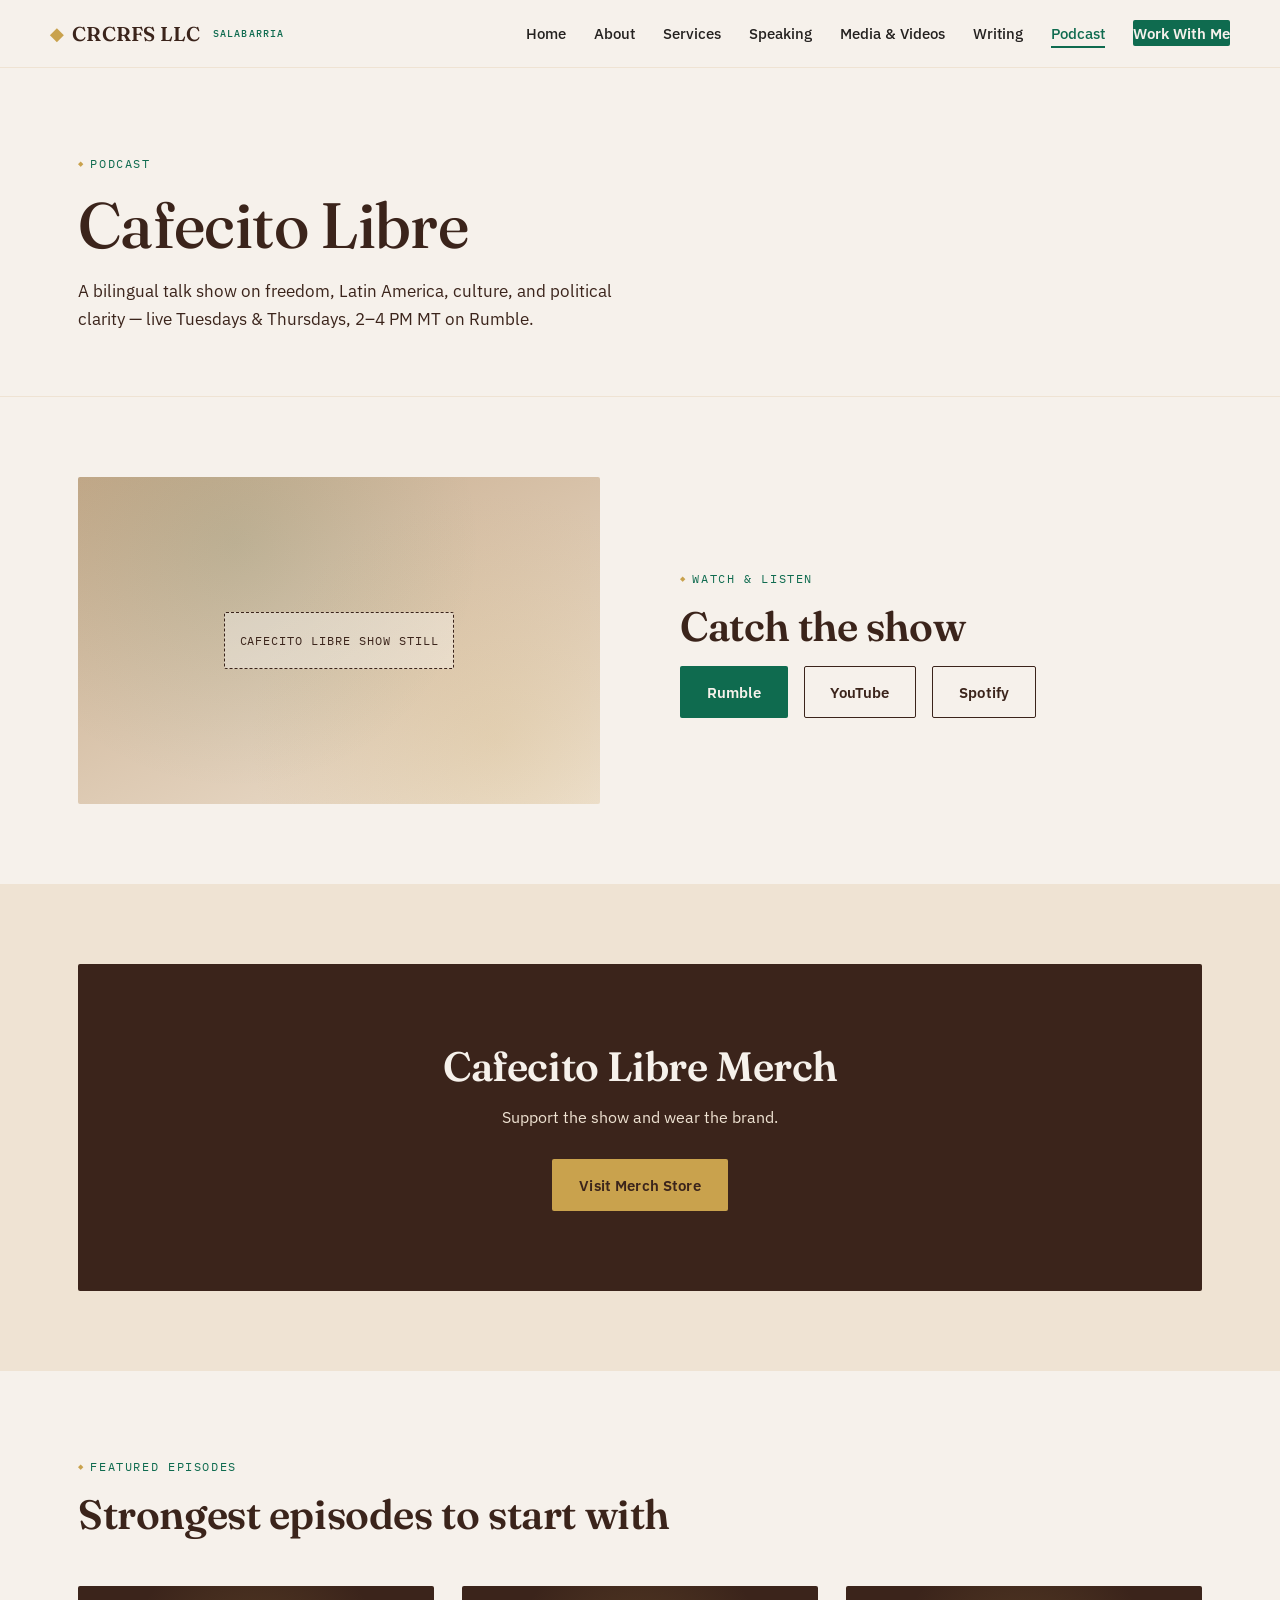
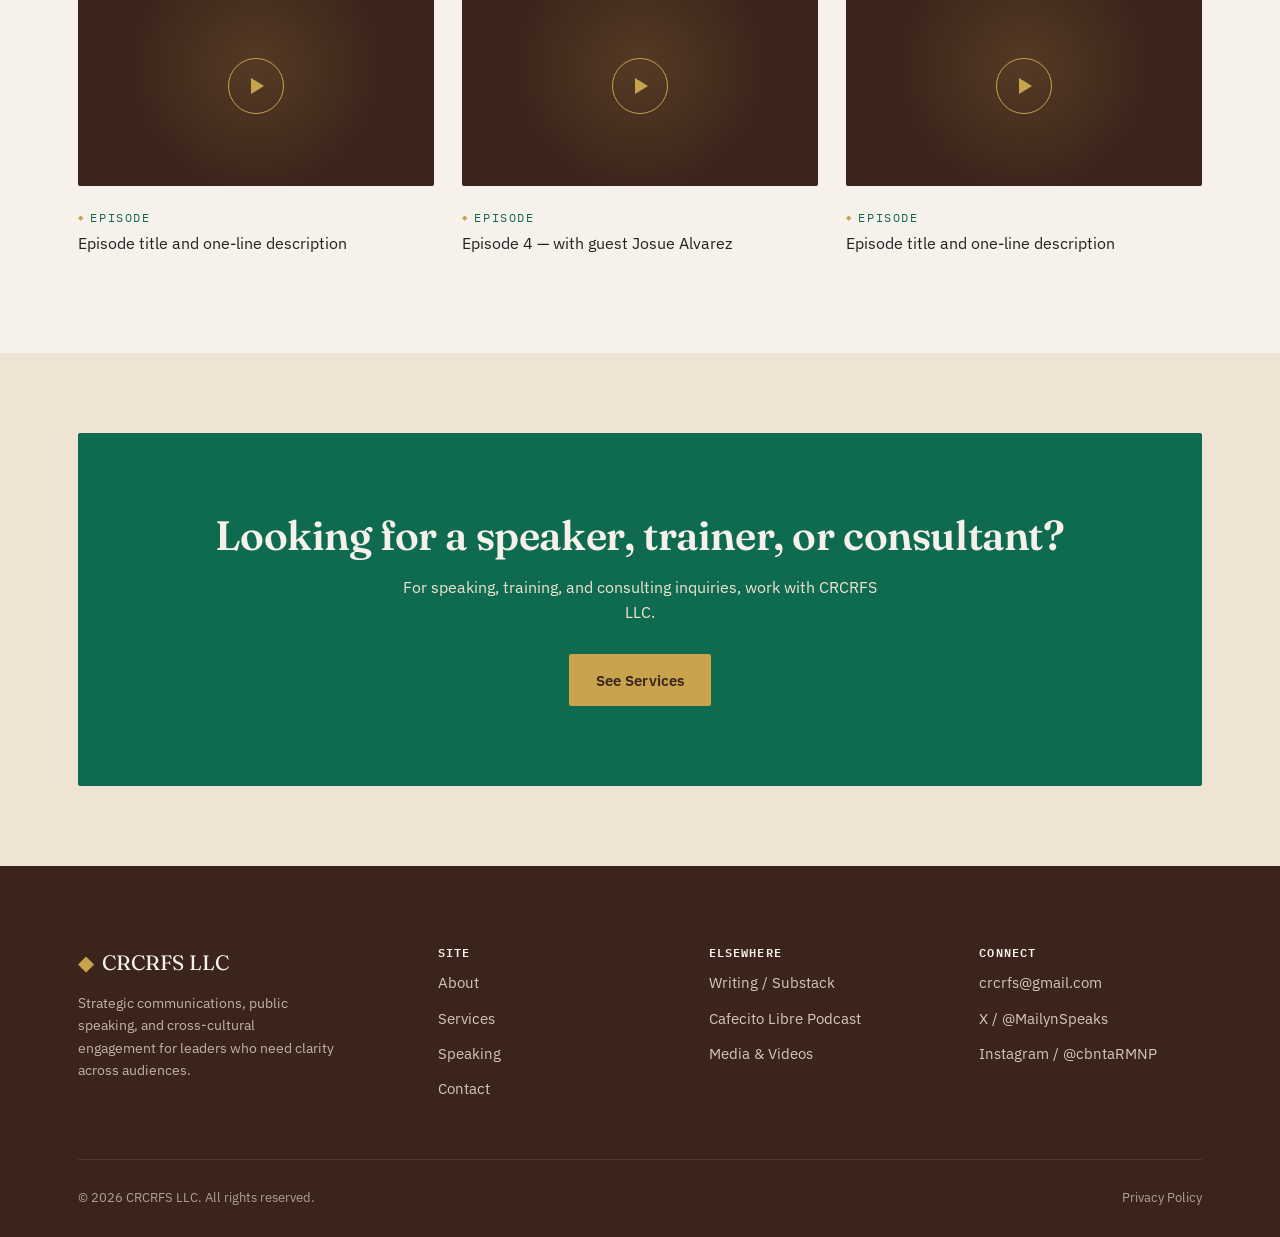
<file: podcast.html>
<!DOCTYPE html>
<html lang="en">
<head>
<meta charset="UTF-8">
<meta name="viewport" content="width=device-width, initial-scale=1.0">
<title>Cafecito Libre Podcast | CRCRFS LLC</title>
<meta name="description" content="Cafecito Libre — a bilingual talk show on freedom, Latin America, culture, and political clarity. Live Tuesdays & Thursdays, 2–4 PM MT.">
<link rel="stylesheet" href="css/style.css">
</head>
<body>
  <header class="site-header">
    <div class="container nav">
      <a href="index.html" class="logo">
        <span class="mark">◆</span> CRCRFS LLC <span class="sub">Salabarria</span>
      </a>
      <button class="nav-toggle" aria-label="Toggle menu" aria-expanded="false">
        <span></span><span></span><span></span>
      </button>
      <ul class="nav-links">
        <li><a href="index.html">Home</a></li>
        <li><a href="about.html">About</a></li>
        <li><a href="services.html">Services</a></li>
        <li><a href="speaking.html">Speaking</a></li>
        <li><a href="media.html">Media &amp; Videos</a></li>
        <li><a href="writing.html">Writing</a></li>
        <li><a href="podcast.html">Podcast</a></li>
        <li><a href="contact.html" class="nav-cta">Work With Me</a></li>
      </ul>
    </div>
  </header>

  <main>
  <section class="page-header">
    <div class="container">
      <span class="eyebrow">Podcast</span>
      <h1>Cafecito Libre</h1>
      <p class="lede">A bilingual talk show on freedom, Latin America, culture, and political clarity — live Tuesdays &amp; Thursdays, 2–4 PM MT on Rumble.</p>
    </div>
  </section>

  <section>
    <div class="container split">
      <div class="hero-visual" style="aspect-ratio:16/10;"><div class="placeholder-note">Cafecito Libre show still</div></div>
      <div>
        <span class="eyebrow">Watch &amp; Listen</span>
        <h2>Catch the show</h2>
        <div class="hero-actions">
          <a href="#" class="btn btn-primary" target="_blank" rel="noopener">Rumble</a>
          <a href="#" class="btn btn-outline" target="_blank" rel="noopener">YouTube</a>
          <a href="#" class="btn btn-outline" target="_blank" rel="noopener">Spotify</a>
        </div>
      </div>
    </div>
  </section>

  <section class="section-alt" id="merch">
    <div class="container">
      <div class="cta-banner" style="background: var(--espresso);">
        <h2>Cafecito Libre Merch</h2>
        <p>Support the show and wear the brand.</p>
        <div class="hero-actions">
          <a href="#" class="btn btn-gold" target="_blank" rel="noopener">Visit Merch Store</a>
        </div>
      </div>
    </div>
  </section>

  <section>
    <div class="container">
      <div class="section-head">
        <span class="eyebrow">Featured Episodes</span>
        <h2>Strongest episodes to start with</h2>
      </div>
      <div class="media-grid">
        <div><div class="video-slot"><div class="play-icon"></div></div><div class="video-caption"><span class="eyebrow">Episode</span><p>Episode title and one-line description</p></div></div>
        <div><div class="video-slot"><div class="play-icon"></div></div><div class="video-caption"><span class="eyebrow">Episode</span><p>Episode 4 — with guest Josue Alvarez</p></div></div>
        <div><div class="video-slot"><div class="play-icon"></div></div><div class="video-caption"><span class="eyebrow">Episode</span><p>Episode title and one-line description</p></div></div>
      </div>
    </div>
  </section>

  <section class="section-alt">
    <div class="container">
      <div class="cta-banner" style="background: var(--emerald);">
        <h2>Looking for a speaker, trainer, or consultant?</h2>
        <p>For speaking, training, and consulting inquiries, work with CRCRFS LLC.</p>
        <div class="hero-actions">
          <a href="services.html" class="btn btn-gold">See Services</a>
        </div>
      </div>
    </div>
  </section>

  </main>
  <footer class="site-footer">
    <div class="container">
      <div class="footer-grid">
        <div>
          <div class="footer-logo"><span class="mark">◆</span> CRCRFS LLC</div>
          <p class="footer-tagline">Strategic communications, public speaking, and cross-cultural engagement for leaders who need clarity across audiences.</p>
        </div>
        <div>
          <h4>Site</h4>
          <ul>
            <li><a href="about.html">About</a></li>
            <li><a href="services.html">Services</a></li>
            <li><a href="speaking.html">Speaking</a></li>
            <li><a href="contact.html">Contact</a></li>
          </ul>
        </div>
        <div>
          <h4>Elsewhere</h4>
          <ul>
            <li><a href="writing.html">Writing / Substack</a></li>
            <li><a href="podcast.html">Cafecito Libre Podcast</a></li>
            <li><a href="media.html">Media &amp; Videos</a></li>
          </ul>
        </div>
        <div>
          <h4>Connect</h4>
          <ul>
            <li><a href="mailto:crcrfs@gmail.com">crcrfs@gmail.com</a></li>
            <li><a href="https://x.com/MailynSpeaks" target="_blank" rel="noopener">X / @MailynSpeaks</a></li>
            <li><a href="https://instagram.com/cbntaRMNP" target="_blank" rel="noopener">Instagram / @cbntaRMNP</a></li>
          </ul>
        </div>
      </div>
      <div class="footer-bottom">
        <span>&copy; <span id="year"></span> CRCRFS LLC. All rights reserved.</span>
        <span><a href="#">Privacy Policy</a></span>
      </div>
    </div>
  </footer>
  <script>document.getElementById('year').textContent = new Date().getFullYear();</script>
  <script src="js/main.js"></script>
</body>
</html>
</file>
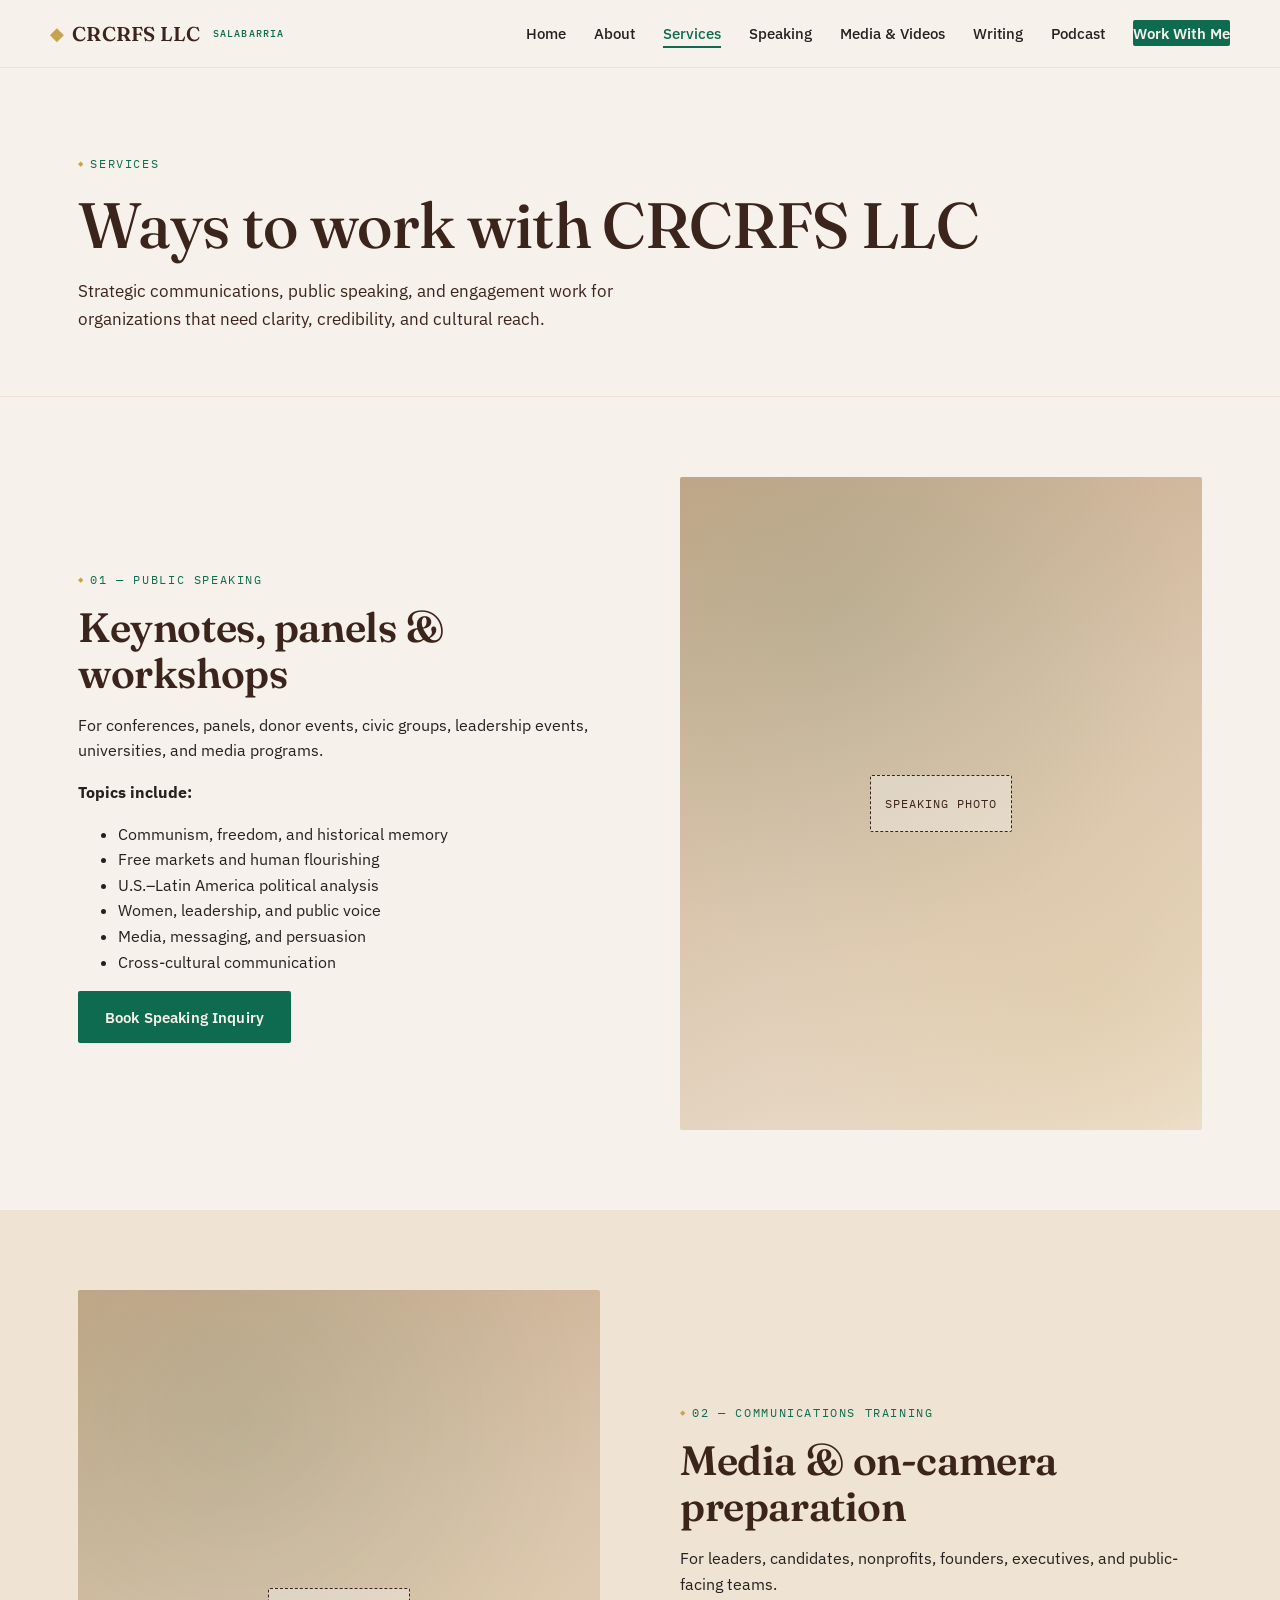
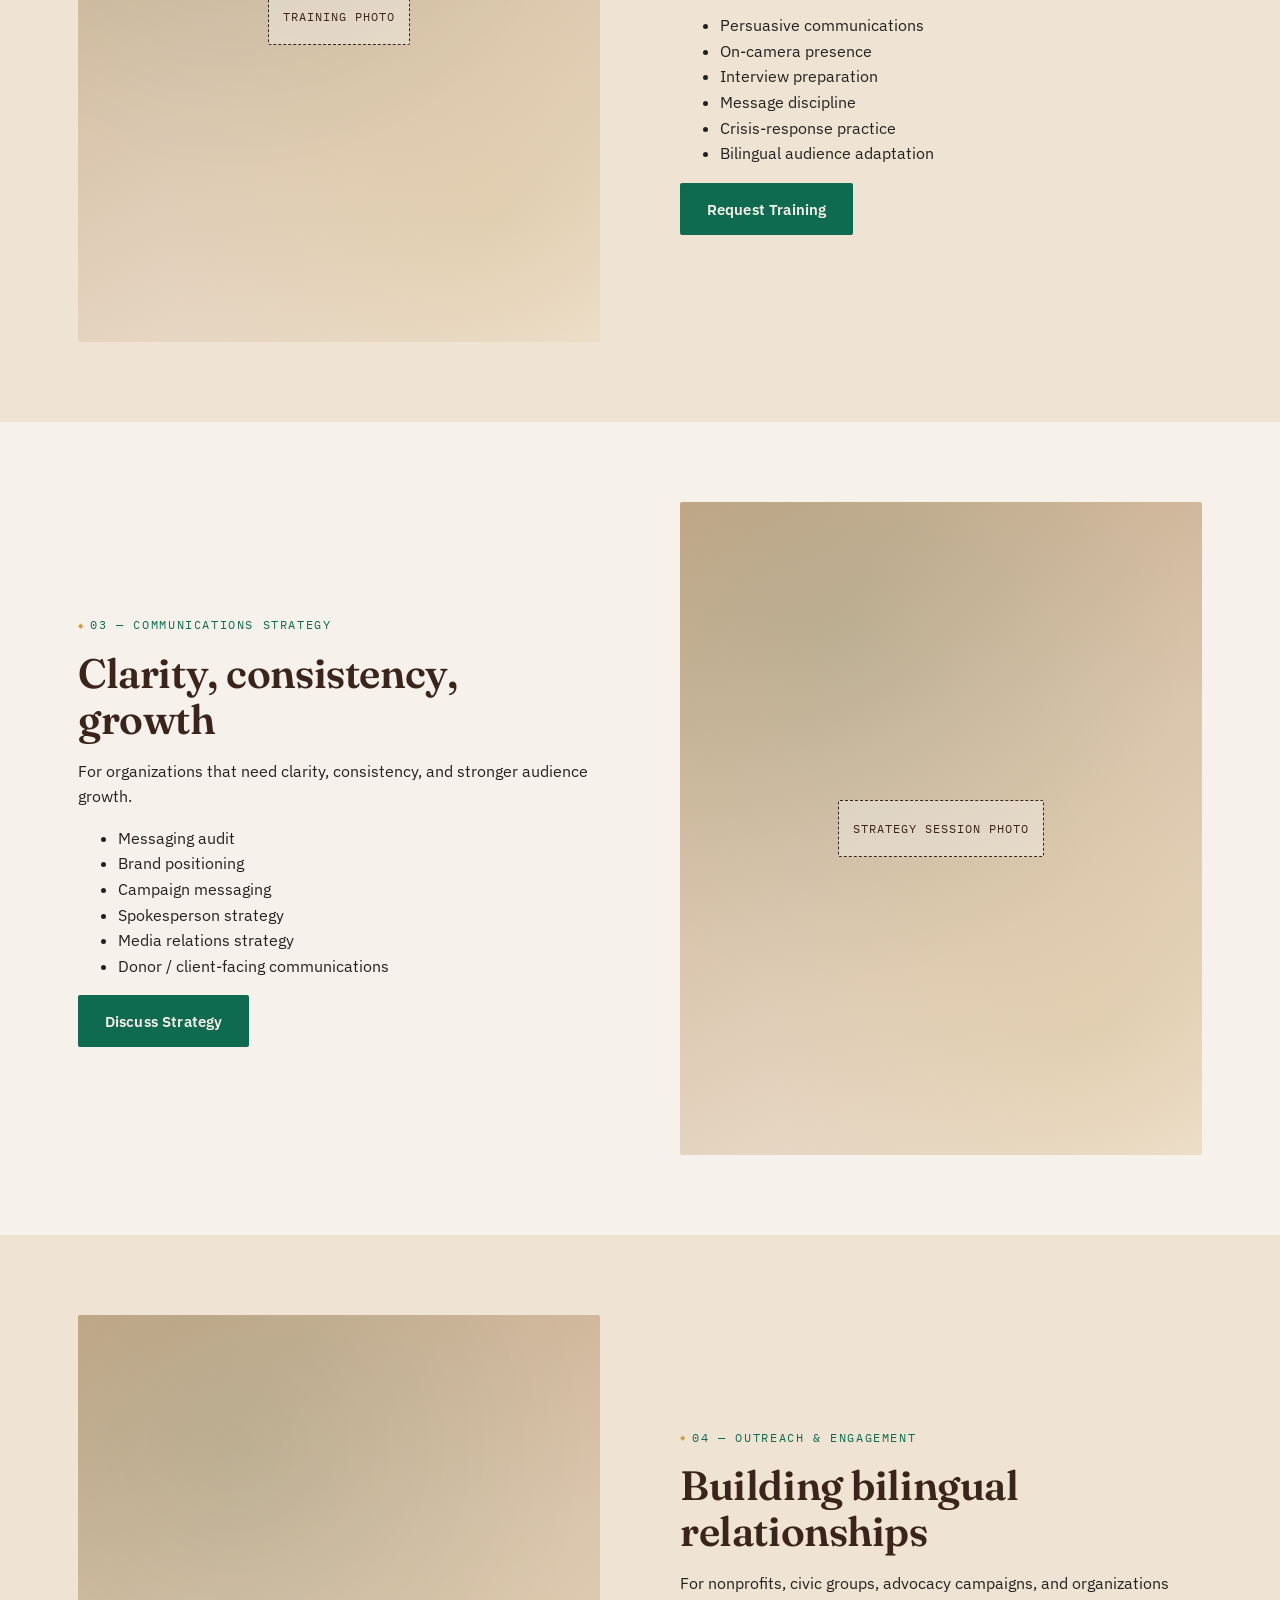
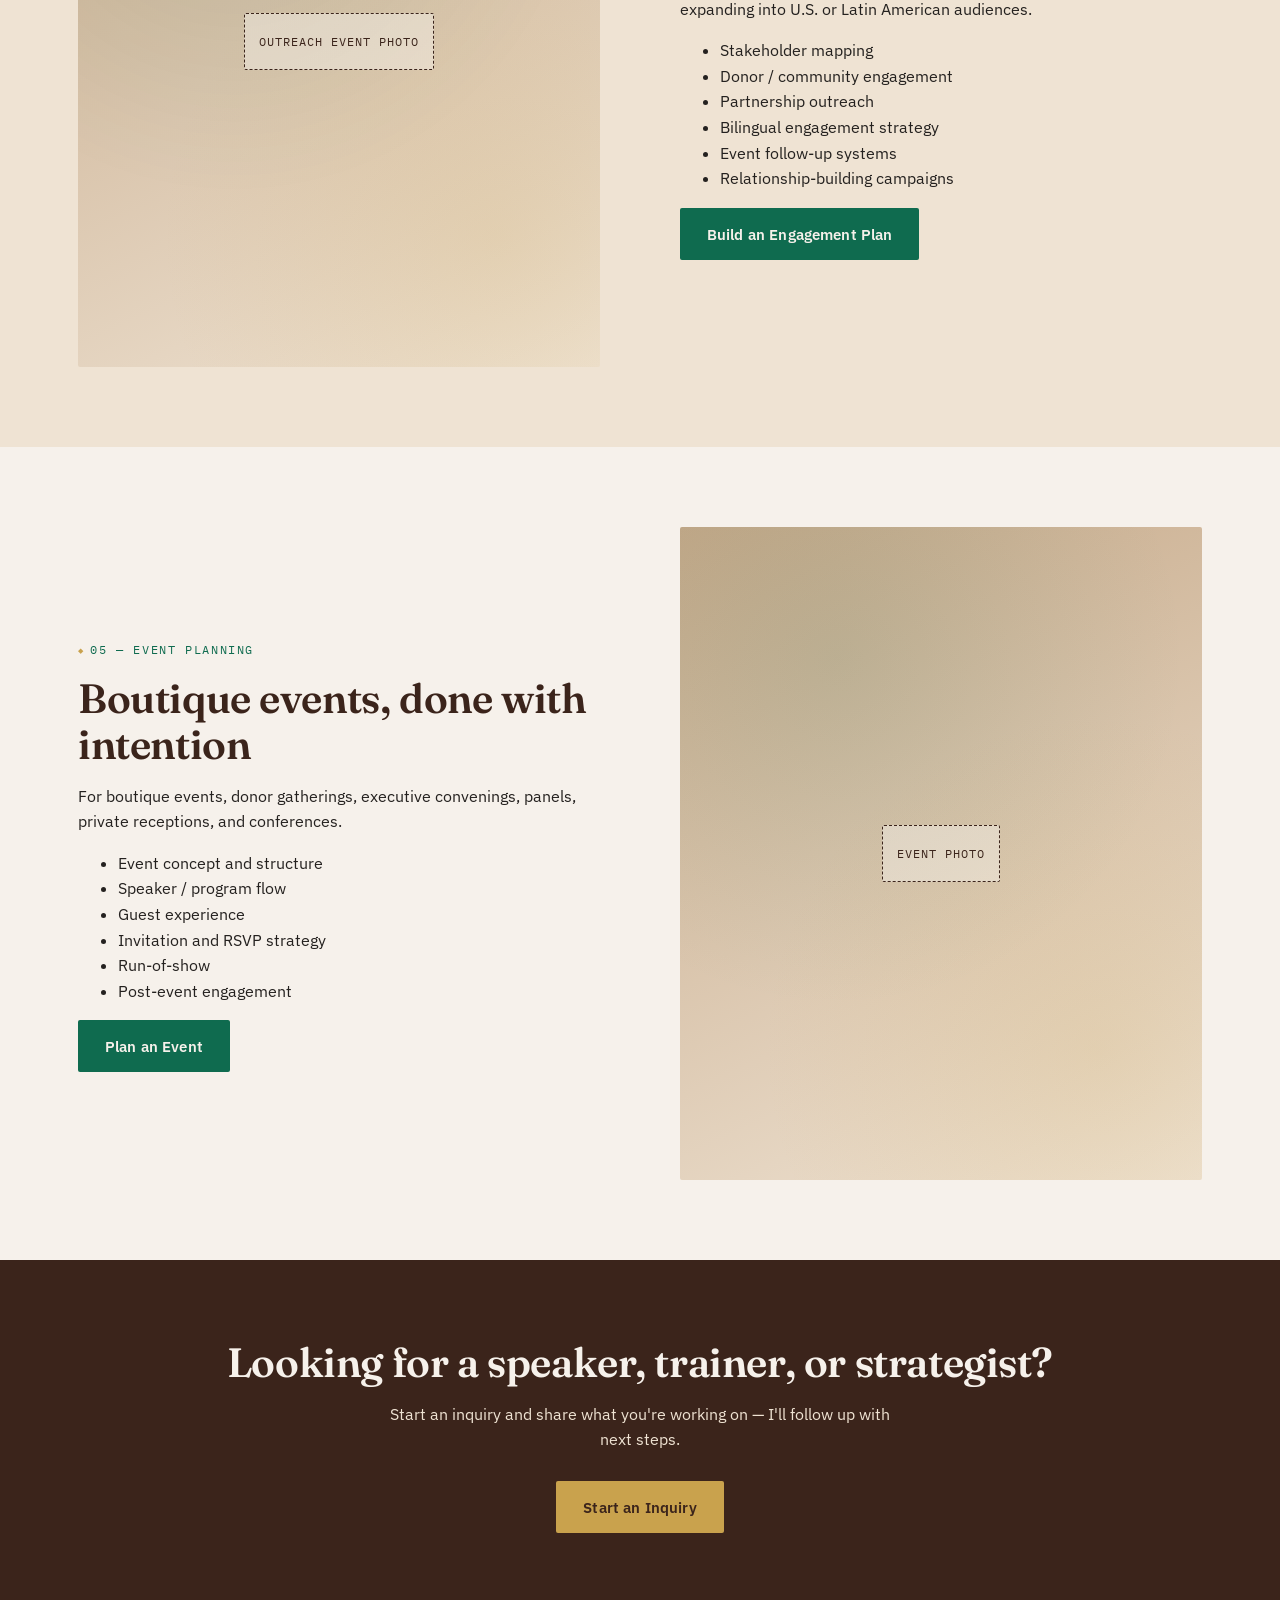
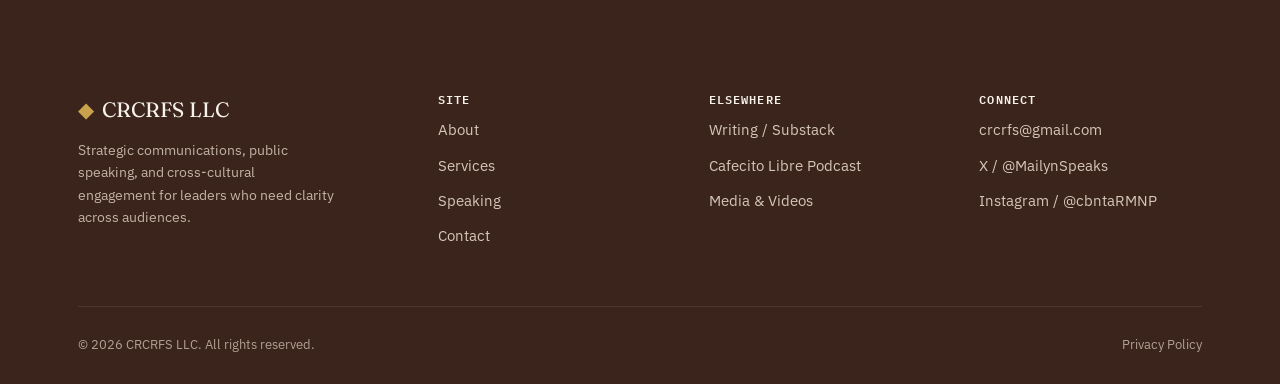
<file: services.html>
<!DOCTYPE html>
<html lang="en">
<head>
<meta charset="UTF-8">
<meta name="viewport" content="width=device-width, initial-scale=1.0">
<title>Services | CRCRFS LLC</title>
<meta name="description" content="Public speaking, communications training, communications strategy, outreach & engagement, and event planning services from CRCRFS LLC.">
<link rel="stylesheet" href="css/style.css">
</head>
<body>
  <header class="site-header">
    <div class="container nav">
      <a href="index.html" class="logo">
        <span class="mark">◆</span> CRCRFS LLC <span class="sub">Salabarria</span>
      </a>
      <button class="nav-toggle" aria-label="Toggle menu" aria-expanded="false">
        <span></span><span></span><span></span>
      </button>
      <ul class="nav-links">
        <li><a href="index.html">Home</a></li>
        <li><a href="about.html">About</a></li>
        <li><a href="services.html">Services</a></li>
        <li><a href="speaking.html">Speaking</a></li>
        <li><a href="media.html">Media &amp; Videos</a></li>
        <li><a href="writing.html">Writing</a></li>
        <li><a href="podcast.html">Podcast</a></li>
        <li><a href="contact.html" class="nav-cta">Work With Me</a></li>
      </ul>
    </div>
  </header>

  <main>
  <section class="page-header">
    <div class="container">
      <span class="eyebrow">Services</span>
      <h1>Ways to work with CRCRFS LLC</h1>
      <p class="lede">Strategic communications, public speaking, and engagement work for organizations that need clarity, credibility, and cultural reach.</p>
    </div>
  </section>

  <section id="speaking">
    <div class="container split">
      <div>
        <span class="eyebrow">01 — Public Speaking</span>
        <h2>Keynotes, panels &amp; workshops</h2>
        <p>For conferences, panels, donor events, civic groups, leadership events, universities, and media programs.</p>
        <p><strong>Topics include:</strong></p>
        <ul>
          <li>Communism, freedom, and historical memory</li>
          <li>Free markets and human flourishing</li>
          <li>U.S.–Latin America political analysis</li>
          <li>Women, leadership, and public voice</li>
          <li>Media, messaging, and persuasion</li>
          <li>Cross-cultural communication</li>
        </ul>
        <a href="contact.html" class="btn btn-primary">Book Speaking Inquiry</a>
      </div>
      <div class="hero-visual" style="aspect-ratio:4/5;"><div class="placeholder-note">Speaking photo</div></div>
    </div>
  </section>

  <section id="training" class="section-alt">
    <div class="container split">
      <div class="hero-visual" style="aspect-ratio:4/5;"><div class="placeholder-note">Training photo</div></div>
      <div>
        <span class="eyebrow">02 — Communications Training</span>
        <h2>Media &amp; on-camera preparation</h2>
        <p>For leaders, candidates, nonprofits, founders, executives, and public-facing teams.</p>
        <ul>
          <li>Persuasive communications</li>
          <li>On-camera presence</li>
          <li>Interview preparation</li>
          <li>Message discipline</li>
          <li>Crisis-response practice</li>
          <li>Bilingual audience adaptation</li>
        </ul>
        <a href="contact.html" class="btn btn-primary">Request Training</a>
      </div>
    </div>
  </section>

  <section id="strategy">
    <div class="container split">
      <div>
        <span class="eyebrow">03 — Communications Strategy</span>
        <h2>Clarity, consistency, growth</h2>
        <p>For organizations that need clarity, consistency, and stronger audience growth.</p>
        <ul>
          <li>Messaging audit</li>
          <li>Brand positioning</li>
          <li>Campaign messaging</li>
          <li>Spokesperson strategy</li>
          <li>Media relations strategy</li>
          <li>Donor / client-facing communications</li>
        </ul>
        <a href="contact.html" class="btn btn-primary">Discuss Strategy</a>
      </div>
      <div class="hero-visual" style="aspect-ratio:4/5;"><div class="placeholder-note">Strategy session photo</div></div>
    </div>
  </section>

  <section id="outreach" class="section-alt">
    <div class="container split">
      <div class="hero-visual" style="aspect-ratio:4/5;"><div class="placeholder-note">Outreach event photo</div></div>
      <div>
        <span class="eyebrow">04 — Outreach &amp; Engagement</span>
        <h2>Building bilingual relationships</h2>
        <p>For nonprofits, civic groups, advocacy campaigns, and organizations expanding into U.S. or Latin American audiences.</p>
        <ul>
          <li>Stakeholder mapping</li>
          <li>Donor / community engagement</li>
          <li>Partnership outreach</li>
          <li>Bilingual engagement strategy</li>
          <li>Event follow-up systems</li>
          <li>Relationship-building campaigns</li>
        </ul>
        <a href="contact.html" class="btn btn-primary">Build an Engagement Plan</a>
      </div>
    </div>
  </section>

  <section id="events">
    <div class="container split">
      <div>
        <span class="eyebrow">05 — Event Planning</span>
        <h2>Boutique events, done with intention</h2>
        <p>For boutique events, donor gatherings, executive convenings, panels, private receptions, and conferences.</p>
        <ul>
          <li>Event concept and structure</li>
          <li>Speaker / program flow</li>
          <li>Guest experience</li>
          <li>Invitation and RSVP strategy</li>
          <li>Run-of-show</li>
          <li>Post-event engagement</li>
        </ul>
        <a href="contact.html" class="btn btn-primary">Plan an Event</a>
      </div>
      <div class="hero-visual" style="aspect-ratio:4/5;"><div class="placeholder-note">Event photo</div></div>
    </div>
  </section>

  <section class="section-dark">
    <div class="container">
      <div class="cta-banner" style="background: transparent; padding: 0;">
        <h2>Looking for a speaker, trainer, or strategist?</h2>
        <p>Start an inquiry and share what you're working on — I'll follow up with next steps.</p>
        <div class="hero-actions">
          <a href="contact.html" class="btn btn-gold">Start an Inquiry</a>
        </div>
      </div>
    </div>
  </section>

  </main>
  <footer class="site-footer">
    <div class="container">
      <div class="footer-grid">
        <div>
          <div class="footer-logo"><span class="mark">◆</span> CRCRFS LLC</div>
          <p class="footer-tagline">Strategic communications, public speaking, and cross-cultural engagement for leaders who need clarity across audiences.</p>
        </div>
        <div>
          <h4>Site</h4>
          <ul>
            <li><a href="about.html">About</a></li>
            <li><a href="services.html">Services</a></li>
            <li><a href="speaking.html">Speaking</a></li>
            <li><a href="contact.html">Contact</a></li>
          </ul>
        </div>
        <div>
          <h4>Elsewhere</h4>
          <ul>
            <li><a href="writing.html">Writing / Substack</a></li>
            <li><a href="podcast.html">Cafecito Libre Podcast</a></li>
            <li><a href="media.html">Media &amp; Videos</a></li>
          </ul>
        </div>
        <div>
          <h4>Connect</h4>
          <ul>
            <li><a href="mailto:crcrfs@gmail.com">crcrfs@gmail.com</a></li>
            <li><a href="https://x.com/MailynSpeaks" target="_blank" rel="noopener">X / @MailynSpeaks</a></li>
            <li><a href="https://instagram.com/cbntaRMNP" target="_blank" rel="noopener">Instagram / @cbntaRMNP</a></li>
          </ul>
        </div>
      </div>
      <div class="footer-bottom">
        <span>&copy; <span id="year"></span> CRCRFS LLC. All rights reserved.</span>
        <span><a href="#">Privacy Policy</a></span>
      </div>
    </div>
  </footer>
  <script>document.getElementById('year').textContent = new Date().getFullYear();</script>
  <script src="js/main.js"></script>
</body>
</html>
</file>
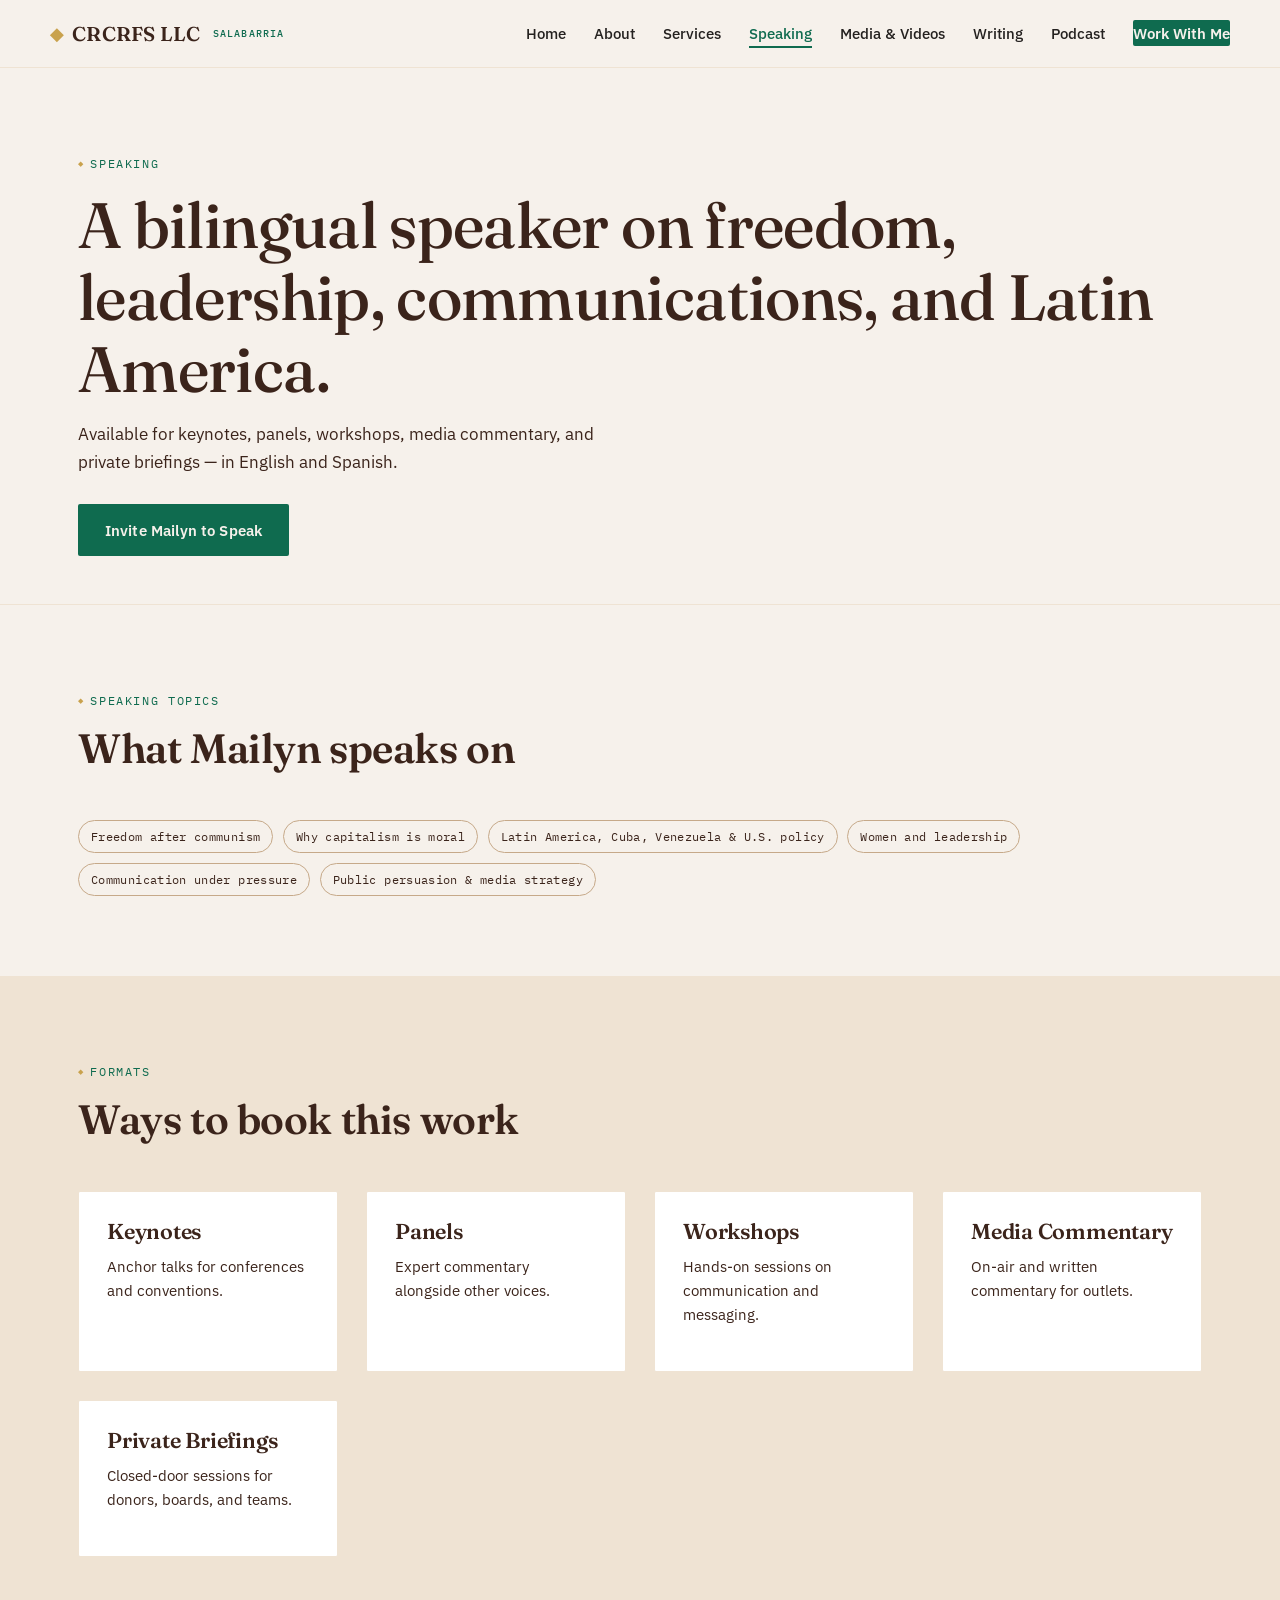
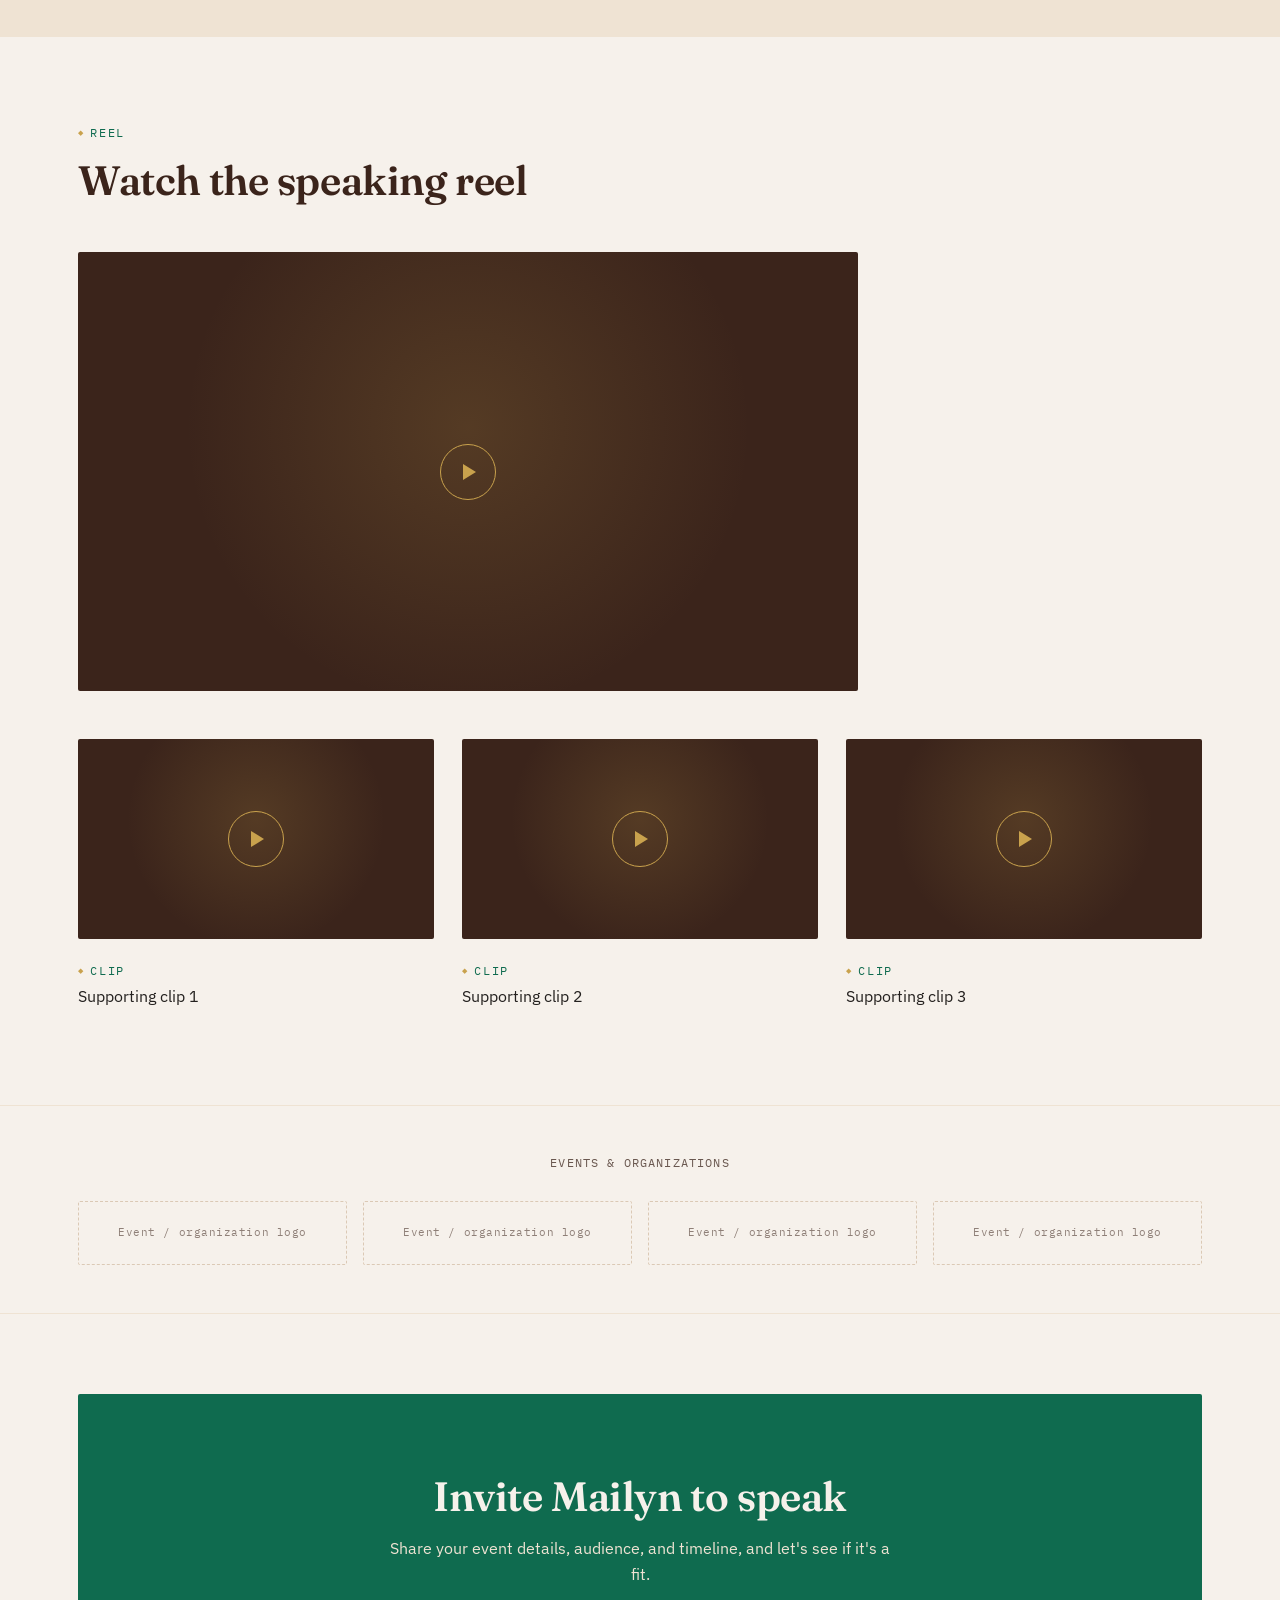
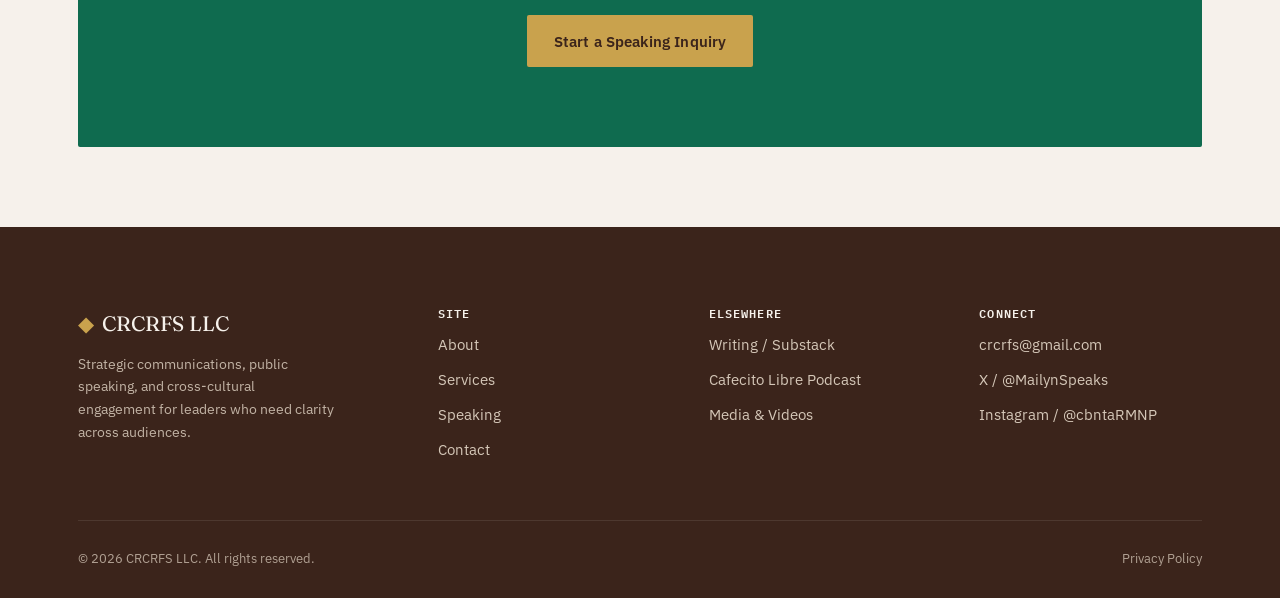
<file: speaking.html>
<!DOCTYPE html>
<html lang="en">
<head>
<meta charset="UTF-8">
<meta name="viewport" content="width=device-width, initial-scale=1.0">
<title>Speaking | CRCRFS LLC</title>
<meta name="description" content="Book Mailyn Salabarria for keynotes, panels, workshops, and media commentary on freedom, leadership, and Latin America.">
<link rel="stylesheet" href="css/style.css">
</head>
<body>
  <header class="site-header">
    <div class="container nav">
      <a href="index.html" class="logo">
        <span class="mark">◆</span> CRCRFS LLC <span class="sub">Salabarria</span>
      </a>
      <button class="nav-toggle" aria-label="Toggle menu" aria-expanded="false">
        <span></span><span></span><span></span>
      </button>
      <ul class="nav-links">
        <li><a href="index.html">Home</a></li>
        <li><a href="about.html">About</a></li>
        <li><a href="services.html">Services</a></li>
        <li><a href="speaking.html">Speaking</a></li>
        <li><a href="media.html">Media &amp; Videos</a></li>
        <li><a href="writing.html">Writing</a></li>
        <li><a href="podcast.html">Podcast</a></li>
        <li><a href="contact.html" class="nav-cta">Work With Me</a></li>
      </ul>
    </div>
  </header>

  <main>
  <section class="page-header">
    <div class="container">
      <span class="eyebrow">Speaking</span>
      <h1>A bilingual speaker on freedom, leadership, communications, and Latin America.</h1>
      <p class="lede">Available for keynotes, panels, workshops, media commentary, and private briefings — in English and Spanish.</p>
      <div class="hero-actions" style="margin-top: var(--space-md);">
        <a href="contact.html" class="btn btn-primary">Invite Mailyn to Speak</a>
      </div>
    </div>
  </section>

  <section>
    <div class="container">
      <div class="section-head">
        <span class="eyebrow">Speaking Topics</span>
        <h2>What Mailyn speaks on</h2>
      </div>
      <div class="tag-list">
        <span class="tag">Freedom after communism</span>
        <span class="tag">Why capitalism is moral</span>
        <span class="tag">Latin America, Cuba, Venezuela &amp; U.S. policy</span>
        <span class="tag">Women and leadership</span>
        <span class="tag">Communication under pressure</span>
        <span class="tag">Public persuasion &amp; media strategy</span>
      </div>
    </div>
  </section>

  <section class="section-alt">
    <div class="container">
      <div class="section-head">
        <span class="eyebrow">Formats</span>
        <h2>Ways to book this work</h2>
      </div>
      <div class="card-grid">
        <div class="card"><h3>Keynotes</h3><p>Anchor talks for conferences and conventions.</p></div>
        <div class="card"><h3>Panels</h3><p>Expert commentary alongside other voices.</p></div>
        <div class="card"><h3>Workshops</h3><p>Hands-on sessions on communication and messaging.</p></div>
        <div class="card"><h3>Media Commentary</h3><p>On-air and written commentary for outlets.</p></div>
        <div class="card"><h3>Private Briefings</h3><p>Closed-door sessions for donors, boards, and teams.</p></div>
      </div>
    </div>
  </section>

  <section>
    <div class="container">
      <div class="section-head">
        <span class="eyebrow">Reel</span>
        <h2>Watch the speaking reel</h2>
      </div>
      <div class="video-slot" style="max-width: 780px;"><div class="play-icon"></div></div>
      <div class="media-grid" style="margin-top: var(--space-lg);">
        <div>
          <div class="video-slot"><div class="play-icon"></div></div>
          <div class="video-caption"><span class="eyebrow">Clip</span><p>Supporting clip 1</p></div>
        </div>
        <div>
          <div class="video-slot"><div class="play-icon"></div></div>
          <div class="video-caption"><span class="eyebrow">Clip</span><p>Supporting clip 2</p></div>
        </div>
        <div>
          <div class="video-slot"><div class="play-icon"></div></div>
          <div class="video-caption"><span class="eyebrow">Clip</span><p>Supporting clip 3</p></div>
        </div>
      </div>
    </div>
  </section>

  <section class="logo-strip">
    <div class="container">
      <p class="label">Events &amp; organizations</p>
      <div class="logo-grid">
        <div class="logo-slot">Event / organization logo</div>
        <div class="logo-slot">Event / organization logo</div>
        <div class="logo-slot">Event / organization logo</div>
        <div class="logo-slot">Event / organization logo</div>
      </div>
    </div>
  </section>

  <section>
    <div class="container">
      <div class="cta-banner">
        <h2>Invite Mailyn to speak</h2>
        <p>Share your event details, audience, and timeline, and let's see if it's a fit.</p>
        <div class="hero-actions">
          <a href="contact.html" class="btn btn-gold">Start a Speaking Inquiry</a>
        </div>
      </div>
    </div>
  </section>

  </main>
  <footer class="site-footer">
    <div class="container">
      <div class="footer-grid">
        <div>
          <div class="footer-logo"><span class="mark">◆</span> CRCRFS LLC</div>
          <p class="footer-tagline">Strategic communications, public speaking, and cross-cultural engagement for leaders who need clarity across audiences.</p>
        </div>
        <div>
          <h4>Site</h4>
          <ul>
            <li><a href="about.html">About</a></li>
            <li><a href="services.html">Services</a></li>
            <li><a href="speaking.html">Speaking</a></li>
            <li><a href="contact.html">Contact</a></li>
          </ul>
        </div>
        <div>
          <h4>Elsewhere</h4>
          <ul>
            <li><a href="writing.html">Writing / Substack</a></li>
            <li><a href="podcast.html">Cafecito Libre Podcast</a></li>
            <li><a href="media.html">Media &amp; Videos</a></li>
          </ul>
        </div>
        <div>
          <h4>Connect</h4>
          <ul>
            <li><a href="mailto:crcrfs@gmail.com">crcrfs@gmail.com</a></li>
            <li><a href="https://x.com/MailynSpeaks" target="_blank" rel="noopener">X / @MailynSpeaks</a></li>
            <li><a href="https://instagram.com/cbntaRMNP" target="_blank" rel="noopener">Instagram / @cbntaRMNP</a></li>
          </ul>
        </div>
      </div>
      <div class="footer-bottom">
        <span>&copy; <span id="year"></span> CRCRFS LLC. All rights reserved.</span>
        <span><a href="#">Privacy Policy</a></span>
      </div>
    </div>
  </footer>
  <script>document.getElementById('year').textContent = new Date().getFullYear();</script>
  <script src="js/main.js"></script>
</body>
</html>
</file>
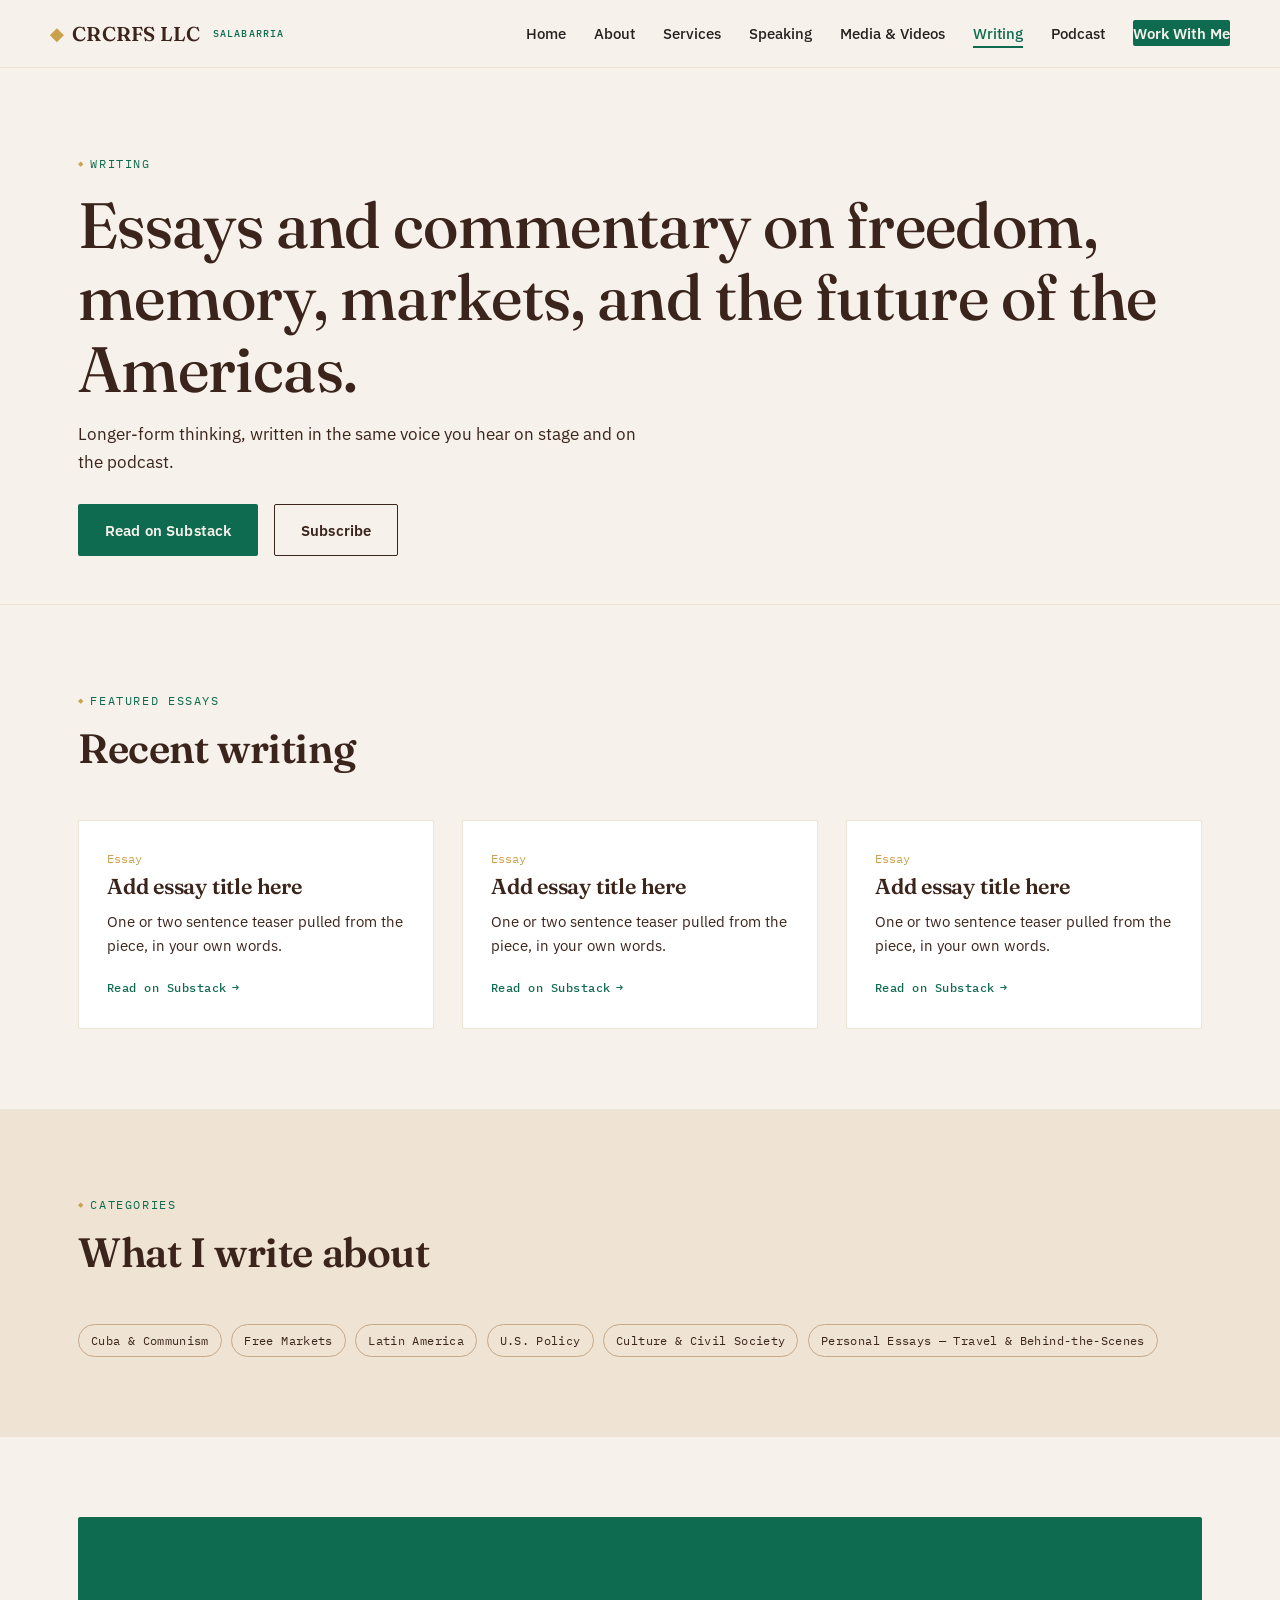
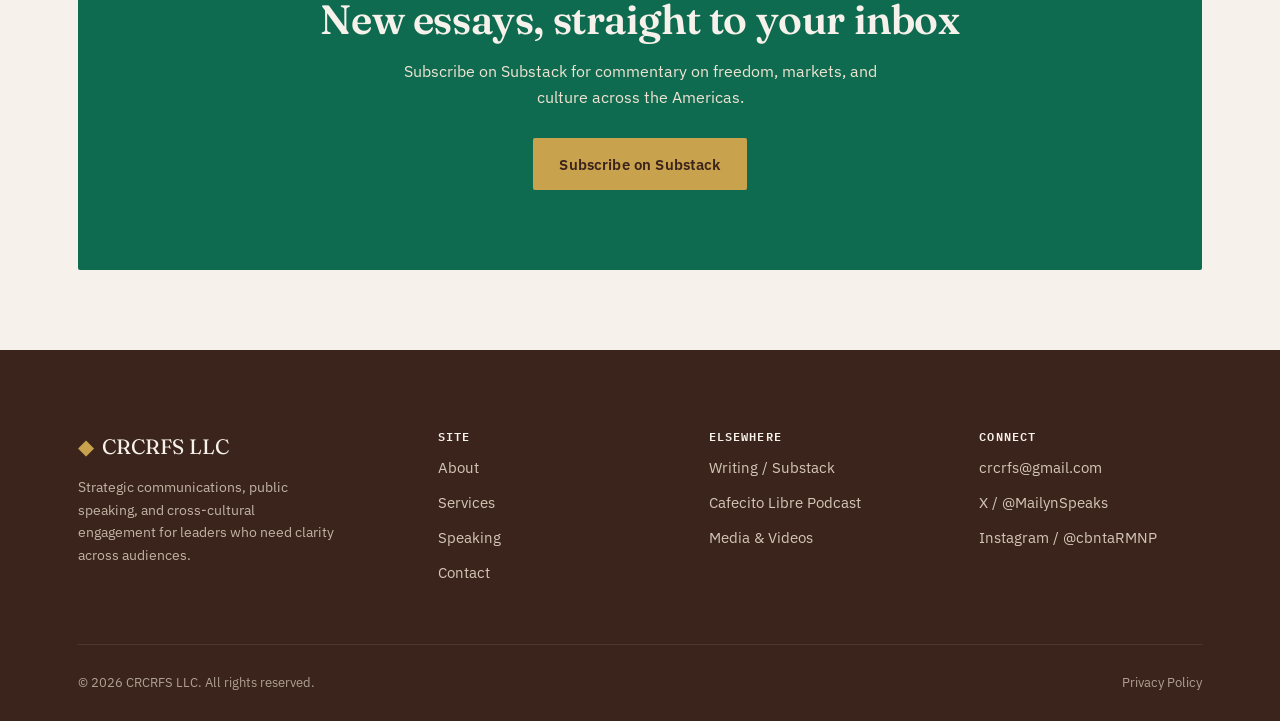
<file: writing.html>
<!DOCTYPE html>
<html lang="en">
<head>
<meta charset="UTF-8">
<meta name="viewport" content="width=device-width, initial-scale=1.0">
<title>Writing | CRCRFS LLC</title>
<meta name="description" content="Essays and commentary on freedom, memory, markets, and the future of the Americas from Mailyn Salabarria.">
<link rel="stylesheet" href="css/style.css">
</head>
<body>
  <header class="site-header">
    <div class="container nav">
      <a href="index.html" class="logo">
        <span class="mark">◆</span> CRCRFS LLC <span class="sub">Salabarria</span>
      </a>
      <button class="nav-toggle" aria-label="Toggle menu" aria-expanded="false">
        <span></span><span></span><span></span>
      </button>
      <ul class="nav-links">
        <li><a href="index.html">Home</a></li>
        <li><a href="about.html">About</a></li>
        <li><a href="services.html">Services</a></li>
        <li><a href="speaking.html">Speaking</a></li>
        <li><a href="media.html">Media &amp; Videos</a></li>
        <li><a href="writing.html">Writing</a></li>
        <li><a href="podcast.html">Podcast</a></li>
        <li><a href="contact.html" class="nav-cta">Work With Me</a></li>
      </ul>
    </div>
  </header>

  <main>
  <section class="page-header">
    <div class="container">
      <span class="eyebrow">Writing</span>
      <h1>Essays and commentary on freedom, memory, markets, and the future of the Americas.</h1>
      <p class="lede">Longer-form thinking, written in the same voice you hear on stage and on the podcast.</p>
      <div class="hero-actions" style="margin-top: var(--space-md);">
        <a href="#" class="btn btn-primary" target="_blank" rel="noopener">Read on Substack</a>
        <a href="#" class="btn btn-outline" target="_blank" rel="noopener">Subscribe</a>
      </div>
    </div>
  </section>

  <section>
    <div class="container">
      <div class="section-head">
        <span class="eyebrow">Featured Essays</span>
        <h2>Recent writing</h2>
      </div>
      <div class="card-grid">
        <div class="card">
          <span class="num">Essay</span>
          <h3>Add essay title here</h3>
          <p>One or two sentence teaser pulled from the piece, in your own words.</p>
          <a href="#" class="card-link" target="_blank" rel="noopener">Read on Substack</a>
        </div>
        <div class="card">
          <span class="num">Essay</span>
          <h3>Add essay title here</h3>
          <p>One or two sentence teaser pulled from the piece, in your own words.</p>
          <a href="#" class="card-link" target="_blank" rel="noopener">Read on Substack</a>
        </div>
        <div class="card">
          <span class="num">Essay</span>
          <h3>Add essay title here</h3>
          <p>One or two sentence teaser pulled from the piece, in your own words.</p>
          <a href="#" class="card-link" target="_blank" rel="noopener">Read on Substack</a>
        </div>
      </div>
    </div>
  </section>

  <section class="section-alt">
    <div class="container">
      <div class="section-head">
        <span class="eyebrow">Categories</span>
        <h2>What I write about</h2>
      </div>
      <div class="tag-list">
        <span class="tag">Cuba &amp; Communism</span>
        <span class="tag">Free Markets</span>
        <span class="tag">Latin America</span>
        <span class="tag">U.S. Policy</span>
        <span class="tag">Culture &amp; Civil Society</span>
        <span class="tag">Personal Essays — Travel &amp; Behind-the-Scenes</span>
      </div>
    </div>
  </section>

  <section>
    <div class="container">
      <div class="cta-banner">
        <h2>New essays, straight to your inbox</h2>
        <p>Subscribe on Substack for commentary on freedom, markets, and culture across the Americas.</p>
        <div class="hero-actions">
          <a href="#" class="btn btn-gold" target="_blank" rel="noopener">Subscribe on Substack</a>
        </div>
      </div>
    </div>
  </section>

  </main>
  <footer class="site-footer">
    <div class="container">
      <div class="footer-grid">
        <div>
          <div class="footer-logo"><span class="mark">◆</span> CRCRFS LLC</div>
          <p class="footer-tagline">Strategic communications, public speaking, and cross-cultural engagement for leaders who need clarity across audiences.</p>
        </div>
        <div>
          <h4>Site</h4>
          <ul>
            <li><a href="about.html">About</a></li>
            <li><a href="services.html">Services</a></li>
            <li><a href="speaking.html">Speaking</a></li>
            <li><a href="contact.html">Contact</a></li>
          </ul>
        </div>
        <div>
          <h4>Elsewhere</h4>
          <ul>
            <li><a href="writing.html">Writing / Substack</a></li>
            <li><a href="podcast.html">Cafecito Libre Podcast</a></li>
            <li><a href="media.html">Media &amp; Videos</a></li>
          </ul>
        </div>
        <div>
          <h4>Connect</h4>
          <ul>
            <li><a href="mailto:crcrfs@gmail.com">crcrfs@gmail.com</a></li>
            <li><a href="https://x.com/MailynSpeaks" target="_blank" rel="noopener">X / @MailynSpeaks</a></li>
            <li><a href="https://instagram.com/cbntaRMNP" target="_blank" rel="noopener">Instagram / @cbntaRMNP</a></li>
          </ul>
        </div>
      </div>
      <div class="footer-bottom">
        <span>&copy; <span id="year"></span> CRCRFS LLC. All rights reserved.</span>
        <span><a href="#">Privacy Policy</a></span>
      </div>
    </div>
  </footer>
  <script>document.getElementById('year').textContent = new Date().getFullYear();</script>
  <script src="js/main.js"></script>
</body>
</html>
</file>
<file: css/style.css>
/* ============================================================
   CRCRFS LLC — Stylesheet
   Design tokens, typography, layout, components
   ============================================================ */

@import url('https://fonts.googleapis.com/css2?family=Fraunces:opsz,wght@9..144,400;9..144,500;9..144,600;9..144,700&family=IBM+Plex+Sans:wght@400;500;600;700&family=IBM+Plex+Mono:wght@400;500&display=swap');

:root{
  /* --- Color tokens (from brand blueprint) --- */
  --ivory: #F6F1EB;         /* main background */
  --latte: #C6A989;         /* secondary background */
  --emerald: #0F6B4F;       /* primary CTA / brand accent */
  --emerald-dark: #0B4F3A;  /* hover state */
  --espresso: #3B241B;      /* deep contrast */
  --gold: #C9A24D;          /* luxury accent */
  --solar-gold: #D89B2B;    /* visibility accent */
  --charcoal: #24211F;      /* body text */
  --champagne: #EFE3D3;     /* section dividers */
  --white: #FFFFFF;

  /* --- Type --- */
  --font-display: 'Fraunces', Georgia, serif;
  --font-body: 'IBM Plex Sans', -apple-system, Helvetica, Arial, sans-serif;
  --font-mono: 'IBM Plex Mono', 'Courier New', monospace;

  /* --- Spacing scale --- */
  --space-xs: 0.5rem;
  --space-sm: 1rem;
  --space-md: 1.75rem;
  --space-lg: 3rem;
  --space-xl: 5rem;
  --space-2xl: 8rem;

  /* --- Layout --- */
  --max-width: 1180px;
  --radius: 2px;
}

*, *::before, *::after{ box-sizing: border-box; }

html{ scroll-behavior: smooth; }

@media (prefers-reduced-motion: reduce){
  html{ scroll-behavior: auto; }
  *, *::before, *::after{ animation-duration: 0.01ms !important; animation-iteration-count: 1 !important; transition-duration: 0.01ms !important; }
}

body{
  margin: 0;
  font-family: var(--font-body);
  color: var(--charcoal);
  background: var(--ivory);
  line-height: 1.6;
  -webkit-font-smoothing: antialiased;
}

img{ max-width: 100%; display: block; }

a{ color: inherit; text-decoration: none; }

h1, h2, h3, h4{
  font-family: var(--font-display);
  font-weight: 600;
  line-height: 1.12;
  margin: 0 0 var(--space-sm);
  color: var(--espresso);
  letter-spacing: -0.01em;
}

h1{ font-size: clamp(2.4rem, 5vw, 4rem); font-weight: 500; }
h2{ font-size: clamp(1.8rem, 3.2vw, 2.6rem); }
h3{ font-size: 1.35rem; }

p{ margin: 0 0 var(--space-sm); }

.container{
  max-width: var(--max-width);
  margin: 0 auto;
  padding: 0 var(--space-md);
}

/* --- Eyebrow / label utility --- */
.eyebrow{
  font-family: var(--font-mono);
  font-size: 0.72rem;
  letter-spacing: 0.14em;
  text-transform: uppercase;
  color: var(--emerald);
  display: inline-flex;
  align-items: center;
  gap: 0.5em;
  margin-bottom: var(--space-sm);
}
.eyebrow::before{ content: "◆"; color: var(--gold); font-size: 0.65em; }

/* --- Buttons --- */
.btn{
  display: inline-flex;
  align-items: center;
  gap: 0.5em;
  font-family: var(--font-body);
  font-weight: 600;
  font-size: 0.95rem;
  padding: 0.85em 1.7em;
  border-radius: var(--radius);
  border: 1.5px solid transparent;
  cursor: pointer;
  transition: background 0.2s ease, color 0.2s ease, border-color 0.2s ease, transform 0.15s ease;
  letter-spacing: 0.01em;
}
.btn:active{ transform: translateY(1px); }
.btn-primary{ background: var(--emerald); color: var(--ivory); }
.btn-primary:hover{ background: var(--emerald-dark); }
.btn-outline{ background: transparent; color: var(--espresso); border-color: var(--espresso); }
.btn-outline:hover{ background: var(--espresso); color: var(--ivory); }
.btn-outline-light{ background: transparent; color: var(--ivory); border-color: var(--ivory); }
.btn-outline-light:hover{ background: var(--ivory); color: var(--espresso); }
.btn-gold{ background: var(--gold); color: var(--espresso); }
.btn-gold:hover{ background: var(--solar-gold); }

/* ============================================================
   Header / Navigation
   ============================================================ */
.site-header{
  position: sticky;
  top: 0;
  z-index: 100;
  background: rgba(246, 241, 235, 0.94);
  backdrop-filter: blur(6px);
  border-bottom: 1px solid var(--champagne);
}
.nav{
  display: flex;
  align-items: center;
  justify-content: space-between;
  padding: 1.1rem 0;
}
.logo{
  font-family: var(--font-display);
  font-size: 1.25rem;
  font-weight: 600;
  color: var(--espresso);
  display: flex;
  align-items: center;
  gap: 0.45em;
  letter-spacing: 0.01em;
}
.logo .mark{ color: var(--gold); font-size: 0.85em; }
.logo .sub{
  font-family: var(--font-mono);
  font-size: 0.62rem;
  letter-spacing: 0.12em;
  color: var(--emerald);
  text-transform: uppercase;
  margin-left: 0.35em;
  font-weight: 500;
}

.nav-links{
  display: flex;
  align-items: center;
  gap: var(--space-md);
  list-style: none;
  margin: 0;
  padding: 0;
}
.nav-links a{
  font-size: 0.92rem;
  font-weight: 500;
  color: var(--charcoal);
  position: relative;
  padding: 0.25em 0;
}
.nav-links a::after{
  content: "";
  position: absolute;
  left: 0; right: 100%;
  bottom: -2px;
  height: 2px;
  background: var(--emerald);
  transition: right 0.25s ease;
}
.nav-links a:hover::after,
.nav-links a.active::after{ right: 0; }
.nav-links a.active{ color: var(--emerald); }
.nav-cta{
  background: var(--emerald);
  color: var(--ivory) !important;
  padding: 0.6em 1.3em;
  border-radius: var(--radius);
  font-weight: 600 !important;
}
.nav-cta::after{ display: none; }
.nav-cta:hover{ background: var(--emerald-dark); }

.nav-toggle{
  display: none;
  background: none;
  border: none;
  cursor: pointer;
  padding: 0.4rem;
  flex-direction: column;
  gap: 5px;
}
.nav-toggle span{
  width: 24px; height: 2px;
  background: var(--espresso);
  display: block;
}

@media (max-width: 880px){
  .nav-toggle{ display: flex; }
  .nav-links{
    position: absolute;
    top: 100%; left: 0; right: 0;
    background: var(--ivory);
    flex-direction: column;
    align-items: flex-start;
    gap: 0;
    border-bottom: 1px solid var(--champagne);
    max-height: 0;
    overflow: hidden;
    transition: max-height 0.3s ease;
  }
  .nav-links.open{ max-height: 600px; }
  .nav-links li{ width: 100%; }
  .nav-links a{ display: block; padding: 1rem var(--space-md); width: 100%; border-bottom: 1px solid var(--champagne); }
  .nav-links a::after{ display: none; }
  .nav-cta{ margin: 1rem var(--space-md); }
}

/* ============================================================
   Hero
   ============================================================ */
.hero{
  padding: var(--space-2xl) 0 var(--space-xl);
  position: relative;
}
.hero-grid{
  display: grid;
  grid-template-columns: 1.1fr 0.9fr;
  gap: var(--space-xl);
  align-items: center;
}
.hero h1{ margin-bottom: var(--space-sm); }
.hero .lede{
  font-size: 1.15rem;
  color: var(--espresso);
  max-width: 42ch;
  margin-bottom: var(--space-md);
}
.hero-actions{ display: flex; gap: var(--space-sm); flex-wrap: wrap; }
.hero-visual{
  aspect-ratio: 4/5;
  background: linear-gradient(155deg, var(--latte) 0%, var(--champagne) 100%);
  border-radius: var(--radius);
  position: relative;
  display: flex;
  align-items: center;
  justify-content: center;
  overflow: hidden;
}
.hero-visual::before{
  content: "";
  position: absolute;
  inset: 0;
  background:
    radial-gradient(circle at 30% 20%, rgba(15,107,79,0.10), transparent 55%),
    radial-gradient(circle at 80% 80%, rgba(201,162,77,0.16), transparent 50%);
}
.placeholder-note{
  position: relative;
  z-index: 1;
  text-align: center;
  font-family: var(--font-mono);
  font-size: 0.75rem;
  letter-spacing: 0.08em;
  text-transform: uppercase;
  color: var(--espresso);
  border: 1px dashed var(--espresso);
  padding: 1.5em 1.2em;
  margin: var(--space-md);
  border-radius: var(--radius);
  background: rgba(255,255,255,0.35);
}

@media (max-width: 880px){
  .hero-grid{ grid-template-columns: 1fr; }
  .hero-visual{ order: -1; aspect-ratio: 16/10; }
}

/* ============================================================
   Sections (general)
   ============================================================ */
section{ padding: var(--space-xl) 0; }
.section-alt{ background: var(--champagne); }
.section-dark{ background: var(--espresso); color: var(--ivory); }
.section-dark h2, .section-dark h3{ color: var(--ivory); }
.section-dark .eyebrow{ color: var(--solar-gold); }
.section-dark .eyebrow::before{ color: var(--solar-gold); }

.section-head{ max-width: 640px; margin-bottom: var(--space-lg); }
.section-head.center{ margin-left: auto; margin-right: auto; text-align: center; }

.divider{
  width: 100%;
  border: none;
  border-top: 1px solid var(--champagne);
  margin: 0;
}

/* ============================================================
   Logo strip
   ============================================================ */
.logo-strip{ padding: var(--space-lg) 0; border-top: 1px solid var(--champagne); border-bottom: 1px solid var(--champagne); }
.logo-strip .label{
  font-family: var(--font-mono);
  font-size: 0.72rem;
  letter-spacing: 0.1em;
  text-transform: uppercase;
  color: var(--espresso);
  text-align: center;
  margin-bottom: var(--space-md);
  opacity: 0.75;
}
.logo-grid{
  display: grid;
  grid-template-columns: repeat(auto-fit, minmax(140px, 1fr));
  gap: var(--space-sm);
}
.logo-slot{
  border: 1px dashed var(--latte);
  border-radius: var(--radius);
  padding: 1.4rem 0.8rem;
  text-align: center;
  font-family: var(--font-mono);
  font-size: 0.68rem;
  letter-spacing: 0.05em;
  color: var(--espresso);
  opacity: 0.55;
}

/* ============================================================
   Cards — services
   ============================================================ */
.card-grid{
  display: grid;
  grid-template-columns: repeat(auto-fit, minmax(220px, 1fr));
  gap: var(--space-md);
}
.card{
  background: var(--white);
  border: 1px solid var(--champagne);
  border-radius: var(--radius);
  padding: var(--space-md);
  transition: border-color 0.2s ease, transform 0.2s ease;
}
.card:hover{ border-color: var(--gold); transform: translateY(-3px); }
.card .num{
  font-family: var(--font-mono);
  font-size: 0.75rem;
  color: var(--gold);
  margin-bottom: 0.6em;
  display: block;
}
.card h3{ margin-bottom: 0.5em; }
.card p{ font-size: 0.94rem; color: var(--espresso); margin-bottom: var(--space-sm); }
.card ul{ margin: 0 0 var(--space-sm); padding-left: 1.1em; font-size: 0.9rem; color: var(--espresso); }
.card ul li{ margin-bottom: 0.3em; }
.card-link{
  font-family: var(--font-mono);
  font-size: 0.78rem;
  letter-spacing: 0.04em;
  color: var(--emerald);
  font-weight: 500;
  display: inline-flex;
  align-items: center;
  gap: 0.4em;
}
.card-link::after{ content: "→"; transition: transform 0.2s ease; }
.card-link:hover::after{ transform: translateX(3px); }

/* ============================================================
   Video / media grid
   ============================================================ */
.media-grid{
  display: grid;
  grid-template-columns: repeat(auto-fit, minmax(260px, 1fr));
  gap: var(--space-md);
}
.video-slot{
  aspect-ratio: 16/9;
  background: var(--espresso);
  border-radius: var(--radius);
  display: flex;
  align-items: center;
  justify-content: center;
  position: relative;
  color: var(--champagne);
  overflow: hidden;
}
.video-slot::before{
  content: "";
  position: absolute; inset: 0;
  background: radial-gradient(circle at 50% 40%, rgba(201,162,77,0.18), transparent 60%);
}
.play-icon{
  width: 56px; height: 56px;
  border-radius: 50%;
  border: 1.5px solid var(--gold);
  display: flex; align-items: center; justify-content: center;
  position: relative; z-index: 1;
}
.play-icon::after{
  content: "";
  border-style: solid;
  border-width: 8px 0 8px 13px;
  border-color: transparent transparent transparent var(--gold);
  margin-left: 3px;
}
.video-caption{
  padding: var(--space-sm) 0 0;
}
.video-caption .eyebrow{ margin-bottom: 0.3em; }

/* ============================================================
   Testimonials
   ============================================================ */
.testimonial{
  background: var(--white);
  border-left: 3px solid var(--gold);
  padding: var(--space-md);
  border-radius: var(--radius);
}
.testimonial p{ font-family: var(--font-display); font-size: 1.15rem; font-style: italic; color: var(--espresso); margin-bottom: var(--space-sm); }
.testimonial .attribution{ font-family: var(--font-mono); font-size: 0.78rem; color: var(--emerald); letter-spacing: 0.02em; }

/* ============================================================
   Final CTA banner
   ============================================================ */
.cta-banner{
  background: var(--emerald);
  color: var(--ivory);
  border-radius: var(--radius);
  padding: var(--space-xl) var(--space-lg);
  text-align: center;
}
.cta-banner h2{ color: var(--ivory); }
.cta-banner p{ color: var(--champagne); max-width: 50ch; margin-left: auto; margin-right: auto; }
.cta-banner .hero-actions{ justify-content: center; margin-top: var(--space-md); }

/* ============================================================
   Footer
   ============================================================ */
.site-footer{
  background: var(--espresso);
  color: var(--champagne);
  padding: var(--space-xl) 0 var(--space-md);
}
.footer-grid{
  display: grid;
  grid-template-columns: 1.4fr 1fr 1fr 1fr;
  gap: var(--space-lg);
  margin-bottom: var(--space-lg);
}
.footer-grid h4{
  color: var(--ivory);
  font-family: var(--font-mono);
  font-size: 0.72rem;
  letter-spacing: 0.1em;
  text-transform: uppercase;
  margin-bottom: 1em;
}
.footer-grid ul{ list-style: none; margin: 0; padding: 0; }
.footer-grid li{ margin-bottom: 0.6em; }
.footer-grid a{ color: var(--champagne); font-size: 0.92rem; opacity: 0.85; }
.footer-grid a:hover{ opacity: 1; color: var(--solar-gold); }
.footer-logo{
  font-family: var(--font-display);
  font-size: 1.3rem;
  color: var(--ivory);
  margin-bottom: 0.6em;
  display: flex; align-items: center; gap: 0.4em;
}
.footer-logo .mark{ color: var(--gold); }
.footer-tagline{ font-size: 0.88rem; opacity: 0.75; max-width: 32ch; }
.footer-bottom{
  border-top: 1px solid rgba(246,241,235,0.15);
  padding-top: var(--space-md);
  display: flex;
  justify-content: space-between;
  flex-wrap: wrap;
  gap: 1rem;
  font-size: 0.8rem;
  opacity: 0.65;
}
.footer-bottom a{ opacity: 1; }

@media (max-width: 780px){
  .footer-grid{ grid-template-columns: 1fr 1fr; }
}

/* ============================================================
   Page header (interior pages)
   ============================================================ */
.page-header{
  padding: var(--space-xl) 0 var(--space-lg);
  border-bottom: 1px solid var(--champagne);
}
.page-header .lede{ max-width: 56ch; font-size: 1.08rem; color: var(--espresso); }

/* ============================================================
   Forms
   ============================================================ */
.form-grid{
  display: grid;
  grid-template-columns: 1fr 1fr;
  gap: var(--space-sm) var(--space-md);
}
.form-grid .full{ grid-column: 1 / -1; }
label{
  display: block;
  font-family: var(--font-mono);
  font-size: 0.72rem;
  letter-spacing: 0.06em;
  text-transform: uppercase;
  color: var(--espresso);
  margin-bottom: 0.5em;
}
input, select, textarea{
  width: 100%;
  font-family: var(--font-body);
  font-size: 0.95rem;
  padding: 0.75em 0.9em;
  border: 1.5px solid var(--latte);
  border-radius: var(--radius);
  background: var(--white);
  color: var(--charcoal);
}
input:focus, select:focus, textarea:focus{
  outline: none;
  border-color: var(--emerald);
}
textarea{ resize: vertical; min-height: 120px; }
.form-note{ font-size: 0.85rem; color: var(--espresso); opacity: 0.8; margin-top: var(--space-sm); }

@media (max-width: 640px){
  .form-grid{ grid-template-columns: 1fr; }
}

/* --- Focus visibility for accessibility --- */
a:focus-visible, button:focus-visible, input:focus-visible, select:focus-visible, textarea:focus-visible{
  outline: 2px solid var(--emerald);
  outline-offset: 2px;
}

/* --- Two-column content blocks (About / Writing pages) --- */
.split{
  display: grid;
  grid-template-columns: 1fr 1fr;
  gap: var(--space-xl);
  align-items: center;
}
@media (max-width: 880px){
  .split{ grid-template-columns: 1fr; }
}
.pillar-list{ list-style: none; margin: 0; padding: 0; }
.pillar-list li{
  padding: var(--space-sm) 0;
  border-bottom: 1px solid var(--champagne);
  display: flex;
  gap: var(--space-sm);
}
.pillar-list li:last-child{ border-bottom: none; }
.pillar-list .mark{ color: var(--gold); flex-shrink: 0; }

.tag-list{ display: flex; flex-wrap: wrap; gap: 0.6em; }
.tag{
  font-family: var(--font-mono);
  font-size: 0.75rem;
  letter-spacing: 0.03em;
  padding: 0.5em 1em;
  border: 1px solid var(--latte);
  border-radius: 999px;
  color: var(--espresso);
}
</file>
